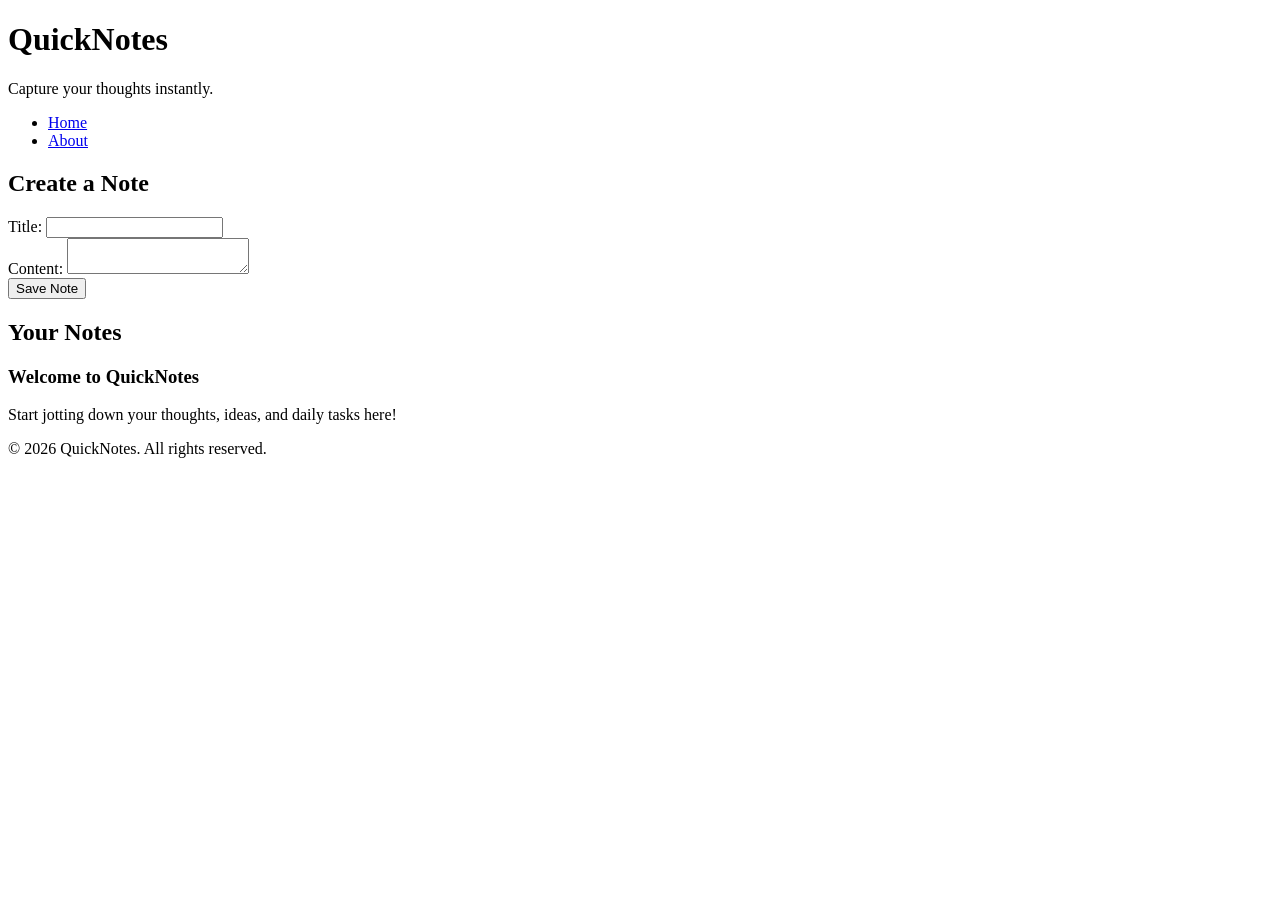
<file: day 1/index.html>
<!DOCTYPE html>
<html lang="en">

<head>
    <meta charset="UTF-8">
    <meta name="viewport" content="width=device-width, initial-scale=1.0">
    <title>QuickNotes - Home</title>
</head>

<body>
    <header>
        <h1>QuickNotes</h1>
        <p>Capture your thoughts instantly.</p>
        <nav>
            <ul>
                <li><a href="index.html">Home</a></li>
                <li><a href="about.html">About</a></li>
            </ul>
        </nav>
    </header>

    <main>
        <section id="create-note">
            <h2>Create a Note</h2>
            <form id="note-form">
                <div>
                    <label for="note-title">Title:</label>
                    <input type="text" id="note-title" name="title">
                </div>
                <div>
                    <label for="note-content">Content:</label>
                    <textarea id="note-content" name="content"></textarea>
                </div>
                <button type="submit">Save Note</button>
            </form>
        </section>

        <section id="notes-list">
            <h2>Your Notes</h2>
            <div class="note card">
                <h3>Welcome to QuickNotes</h3>
                <p>Start jotting down your thoughts, ideas, and daily tasks here!</p>
            </div>
        </section>
    </main>

    <footer>
        <p>&copy; 2026 QuickNotes. All rights reserved.</p>
    </footer>
</body>

</html>
</file>
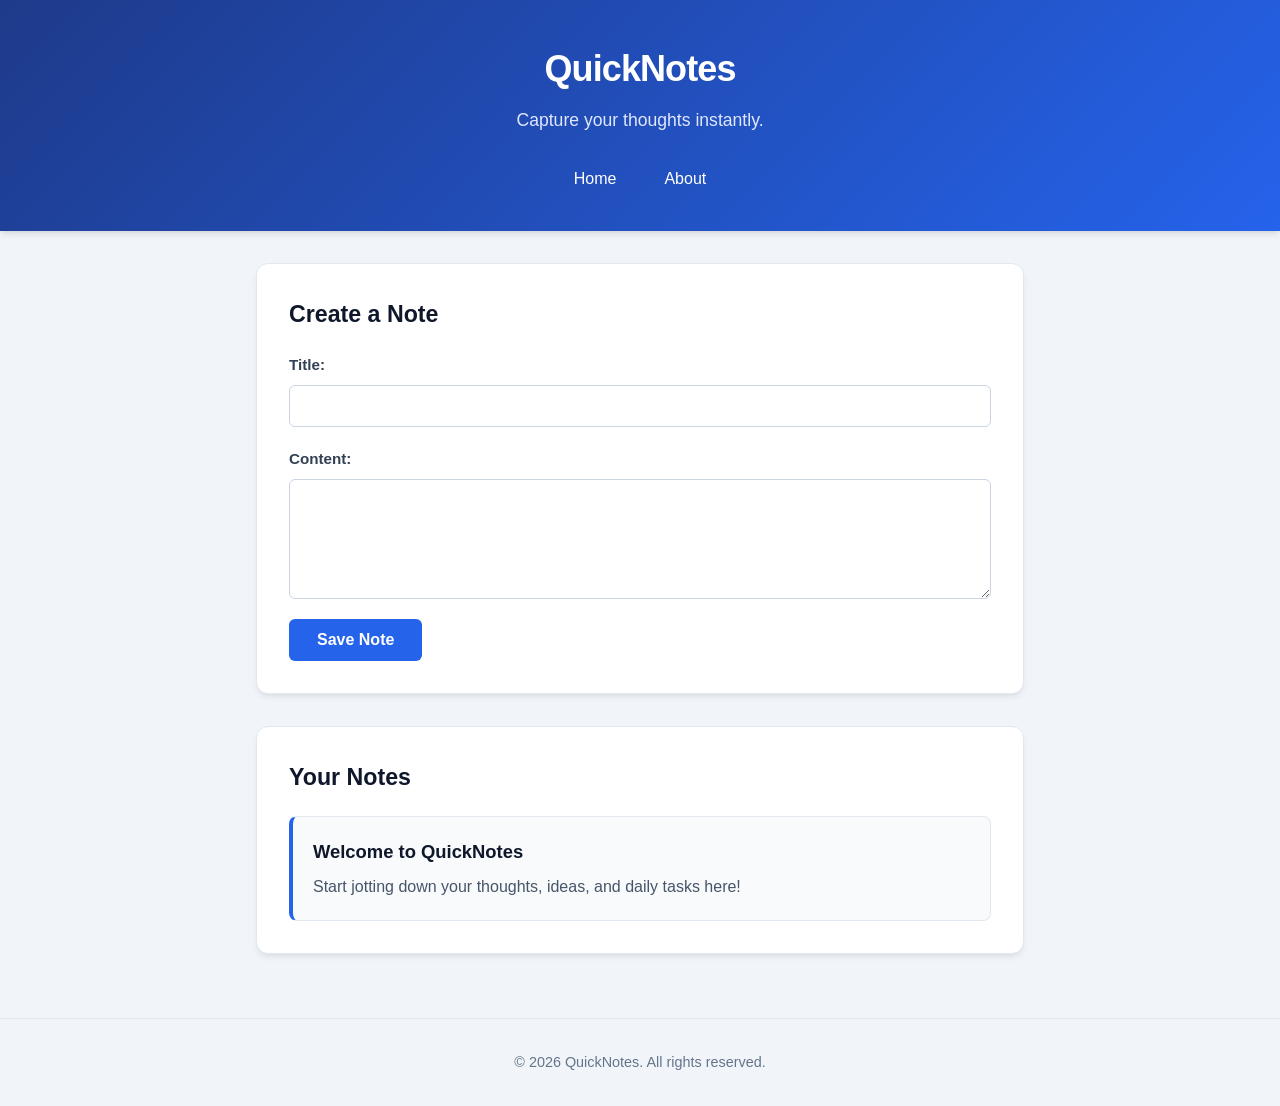
<file: day 2/index.html>
<!DOCTYPE html>
<html lang="en">

<head>
    <meta charset="UTF-8">
    <meta name="viewport" content="width=device-width, initial-scale=1.0">
    <title>QuickNotes - Home</title>
    <link rel="stylesheet" href="style.css">

</head>

<body>
    <header>
        <h1>QuickNotes</h1>
        <p>Capture your thoughts instantly.</p>
        <nav>
            <ul>
                <li><a href="index.html">Home</a></li>
                <li><a href="about.html">About</a></li>
            </ul>
        </nav>
    </header>

    <main>
        <section id="create-note">
            <h2>Create a Note</h2>
            <form id="note-form">
                <div>
                    <label for="note-title">Title:</label>
                    <input type="text" id="note-title" name="title">
                </div>
                <div>
                    <label for="note-content">Content:</label>
                    <textarea id="note-content" name="content"></textarea>
                </div>
                <button type="submit">Save Note</button>
            </form>
        </section>

        <section id="notes-list">
            <h2>Your Notes</h2>
            <div class="note card">
                <h3>Welcome to QuickNotes</h3>
                <p>Start jotting down your thoughts, ideas, and daily tasks here!</p>
            </div>
        </section>
    </main>

    <footer>
        <p>&copy; 2026 QuickNotes. All rights reserved.</p>
    </footer>
</body>

</html>
</file>
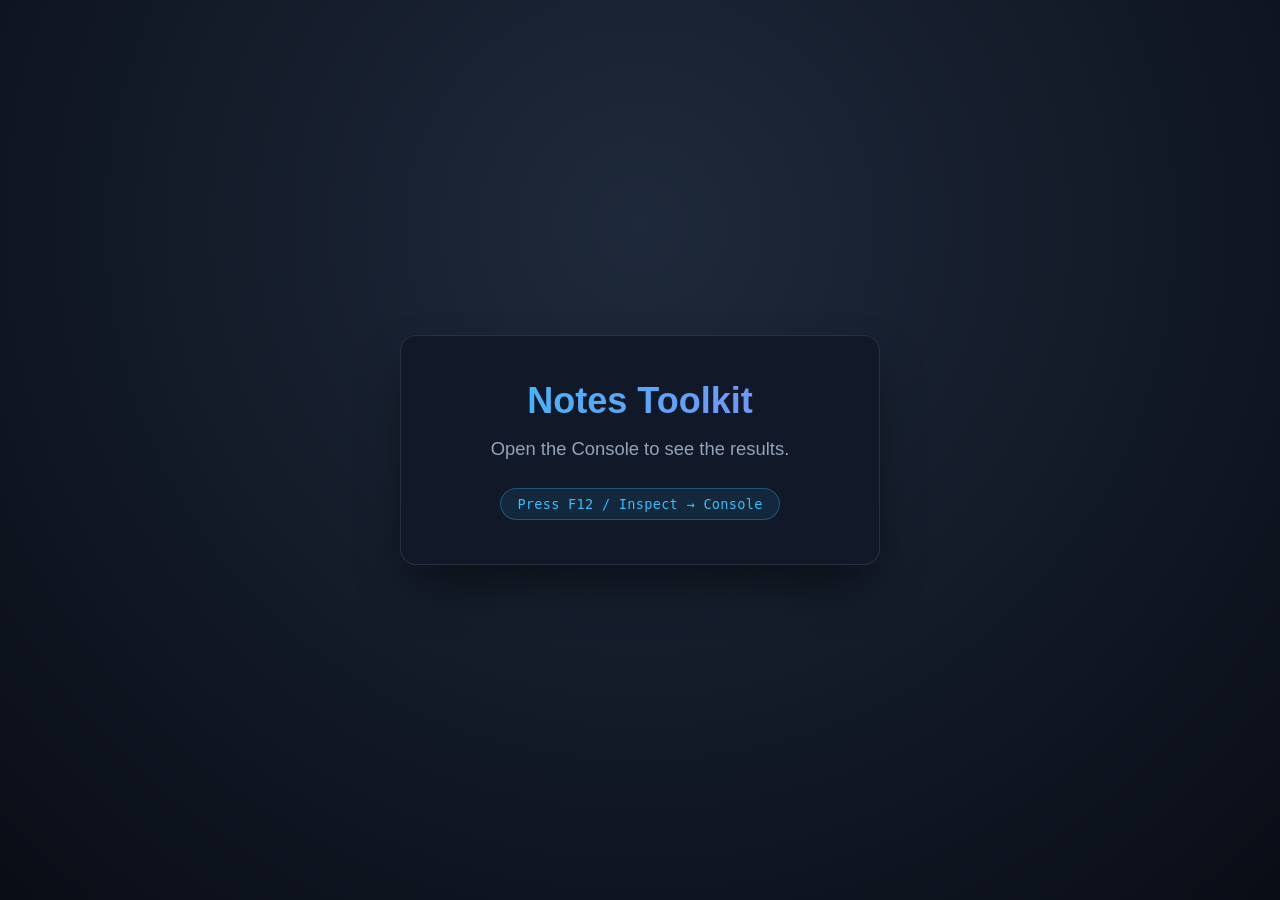
<file: day 3/index.html>
<!DOCTYPE html>
<html lang="en">
<head>
  <meta charset="UTF-8">
  <meta name="viewport" content="width=device-width, initial-scale=1.0">
  <title>Notes Toolkit</title>
  <script src="script.js" defer></script>
  <style>
    :root {
      --bg: #090d16;
      --card-bg: rgba(17, 24, 39, 0.85);
      --border: rgba(255, 255, 255, 0.1);
      --text-main: #f8fafc;
      --text-muted: #94a3b8;
      --accent: #38bdf8;
    }
    * {
      box-sizing: border-box;
      margin: 0;
      padding: 0;
    }
    body {
      font-family: -apple-system, BlinkMacSystemFont, "Segoe UI", Roboto, Oxygen, Ubuntu, Cantarell, sans-serif;
      background: radial-gradient(circle at 50% 25%, #1e293b 0%, var(--bg) 100%);
      color: var(--text-main);
      min-height: 100vh;
      display: flex;
      align-items: center;
      justify-content: center;
      padding: 1.5rem;
    }
    .card {
      background: var(--card-bg);
      border: 1px solid var(--border);
      backdrop-filter: blur(12px);
      -webkit-backdrop-filter: blur(12px);
      padding: 2.75rem 3rem;
      border-radius: 1rem;
      box-shadow: 0 25px 50px -12px rgba(0, 0, 0, 0.55);
      text-align: center;
      max-width: 480px;
      width: 100%;
    }
    h1 {
      font-size: 2.25rem;
      font-weight: 700;
      margin-bottom: 0.75rem;
      background: linear-gradient(135deg, #38bdf8 0%, #818cf8 100%);
      -webkit-background-clip: text;
      -webkit-text-fill-color: transparent;
    }
    p {
      color: var(--text-muted);
      font-size: 1.15rem;
      line-height: 1.6;
    }
    .badge {
      display: inline-block;
      margin-top: 1.5rem;
      padding: 0.45rem 1rem;
      background: rgba(56, 189, 248, 0.1);
      border: 1px solid rgba(56, 189, 248, 0.3);
      color: var(--accent);
      border-radius: 9999px;
      font-size: 0.85rem;
      font-family: ui-monospace, SFMono-Regular, Menlo, Monaco, Consolas, monospace;
      letter-spacing: 0.02em;
    }
  </style>
</head>
<body>
  <main class="card">
    <h1>Notes Toolkit</h1>
    <p>Open the Console to see the results.</p>
    <div class="badge">Press F12 / Inspect &rarr; Console</div>
  </main>
</body>
</html>
</file>
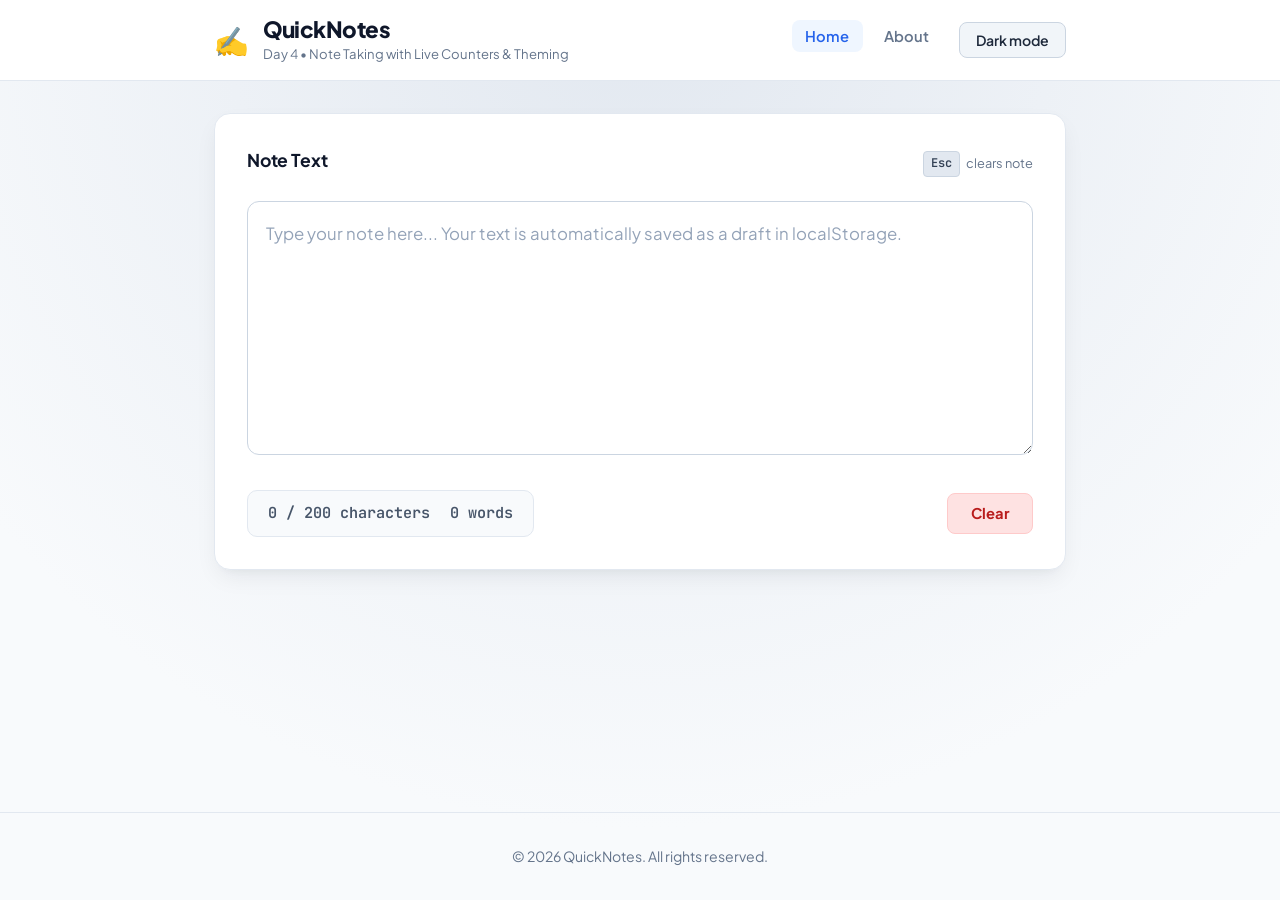
<file: day4/index.html>
<!DOCTYPE html>
<html lang="en">
<head>
  <meta charset="UTF-8">
  <meta name="viewport" content="width=device-width, initial-scale=1.0">
  <meta name="description" content="QuickNotes Day 4 - Interactive note taking with character and word counters, draft auto-save, and dark mode.">
  <title>QuickNotes - Day 4</title>
  <link rel="preconnect" href="https://fonts.googleapis.com">
  <link rel="preconnect" href="https://fonts.gstatic.com" crossorigin>
  <link href="https://fonts.googleapis.com/css2?family=Plus+Jakarta+Sans:wght@400;500;600;700;800&family=JetBrains+Mono:wght@400;500;600&display=swap" rel="stylesheet">
  <link rel="stylesheet" href="style.css">
  <script src="script.js" defer></script>
</head>
<body>
  <div class="app-layout">
    <header class="app-header">
      <div class="header-inner">
        <div class="branding">
          <div class="logo-mark" aria-hidden="true">&#9997;&#65039;</div>
          <div class="brand-text">
            <h1>QuickNotes</h1>
            <p class="tagline">Day 4 &bull; Note Taking with Live Counters & Theming</p>
          </div>
        </div>
        <nav class="nav-bar">
          <ul class="nav-links">
            <li><a href="index.html" class="active">Home</a></li>
            <li><a href="about.html">About</a></li>
          </ul>
          <button id="theme-toggle" type="button" aria-label="Toggle dark/light mode">Dark mode</button>
        </nav>
      </div>
    </header>

    <main class="main-content">
      <section class="card note-card">
        <div class="card-header">
          <div class="label-wrapper">
            <label for="note-text" class="field-label">Note Text</label>
            <span class="hint-badge"><kbd>Esc</kbd> clears note</span>
          </div>
        </div>

        <div class="textarea-wrapper">
          <textarea
            id="note-text"
            rows="8"
            placeholder="Type your note here... Your text is automatically saved as a draft in localStorage."
            spellcheck="true"
          ></textarea>
        </div>

        <div class="card-footer">
          <div class="counters-box">
            <p id="char-count">0 / 200 characters</p>
            <p id="word-count">0 words</p>
          </div>

          <div class="actions-box">
            <button id="clear-btn" type="button">Clear</button>
          </div>
        </div>
      </section>
    </main>

    <footer class="app-footer">
      <p>&copy; 2026 QuickNotes. All rights reserved.</p>
    </footer>
  </div>
</body>
</html>
</file>
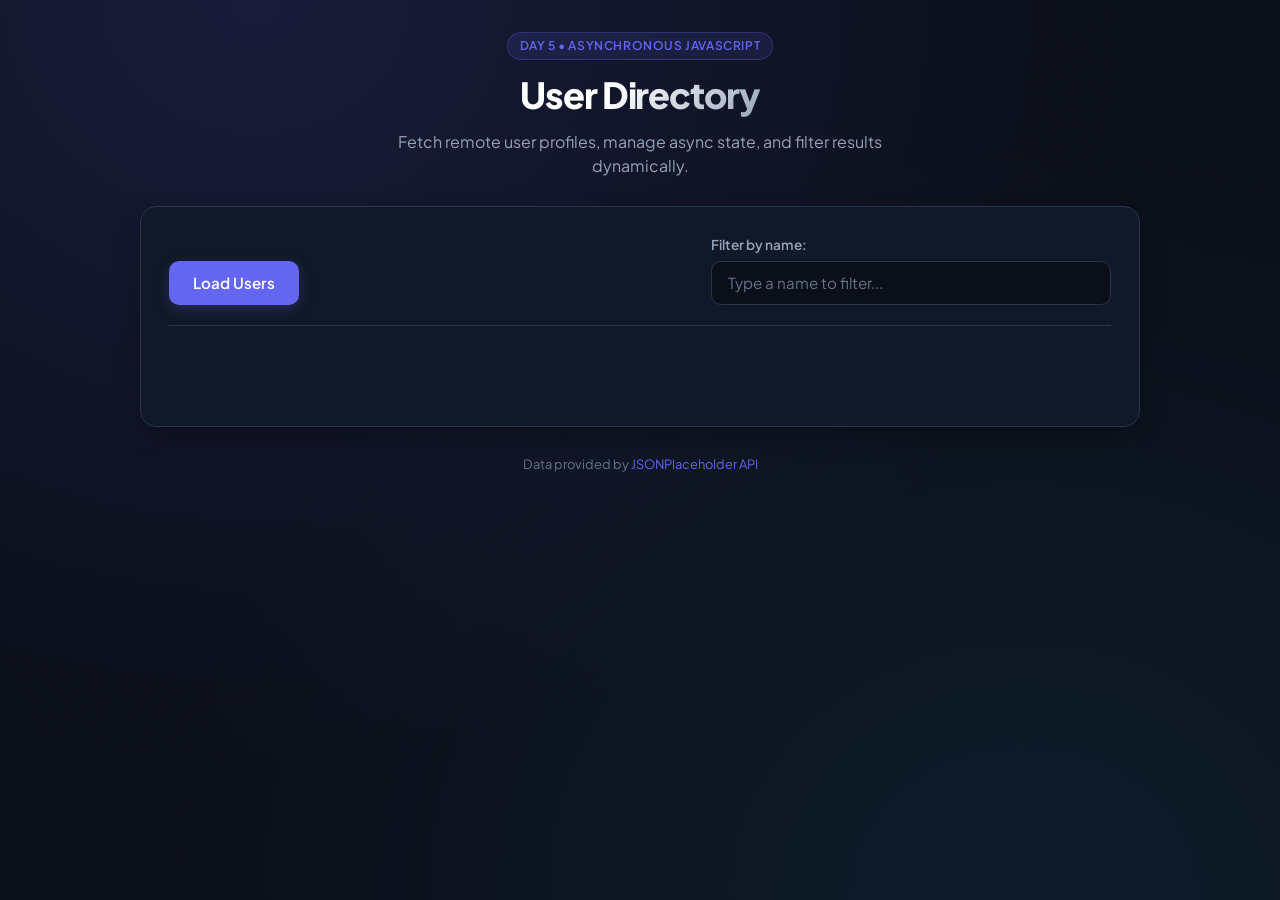
<file: day5/index.html>
<!DOCTYPE html>
<html lang="en">
<head>
  <meta charset="UTF-8">
  <meta name="viewport" content="width=device-width, initial-scale=1.0">
  <meta name="description" content="Day 5 - Asynchronous User Directory: Fetch and display users from JSONPlaceholder with client-side name filtering, accessible UI, and live status feedback.">
  <title>User Directory - Day 5 Async API</title>
  <link rel="preconnect" href="https://fonts.googleapis.com">
  <link rel="preconnect" href="https://fonts.gstatic.com" crossorigin>
  <link href="https://fonts.googleapis.com/css2?family=Plus+Jakarta+Sans:wght@400;500;600;700;800&family=JetBrains+Mono:wght@400;500;600&display=swap" rel="stylesheet">
  <link rel="stylesheet" href="style.css">
  <script src="users.js" defer></script>
</head>
<body>
  <div class="app-layout">
    <header class="app-header">
      <div class="header-badge">Day 5 &bull; Asynchronous JavaScript</div>
      <h1 class="header-title">User Directory</h1>
      <p class="header-subtitle">Fetch remote user profiles, manage async state, and filter results dynamically.</p>
    </header>

    <main class="app-card">
      <div class="controls-toolbar">
        <button id="load-users" type="button">Load Users</button>
        <div class="filter-field">
          <label for="filter-input">Filter by name:</label>
          <input
            type="text"
            id="filter-input"
            placeholder="Type a name to filter..."
            autocomplete="off"
            spellcheck="false"
          >
        </div>
      </div>

      <div class="status-container">
        <p id="status"></p>
      </div>

      <section class="results-section">
        <ul id="users-list"></ul>
      </section>
    </main>

    <footer class="app-footer">
      <p>Data provided by <a href="https://jsonplaceholder.typicode.com/" target="_blank" rel="noopener noreferrer">JSONPlaceholder API</a></p>
    </footer>
  </div>
</body>
</html>
</file>
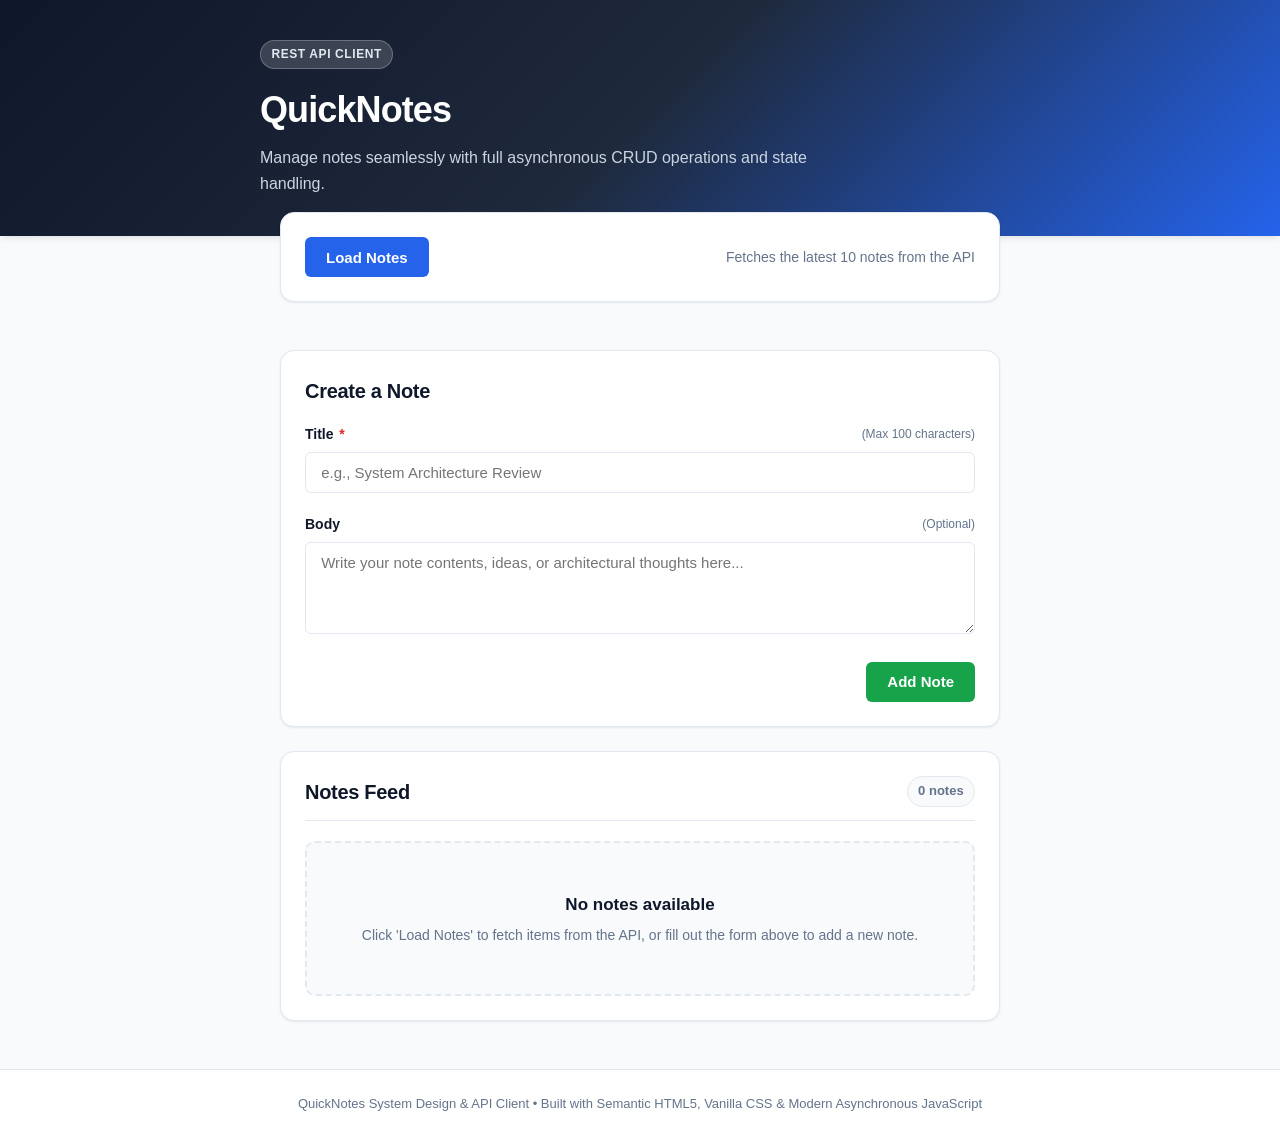
<file: quicknotes-system-design/index.html>
<!DOCTYPE html>
<html lang="en">
<head>
  <meta charset="UTF-8">
  <meta name="viewport" content="width=device-width, initial-scale=1.0">
  <title>QuickNotes - API Client & System Design</title>
  <link rel="stylesheet" href="style.css">
  <script src="api.js" defer></script>
</head>
<body>
  <!-- Application Header -->
  <header class="app-header">
    <div class="header-container">
      <div class="branding">
        <span class="brand-badge">REST API Client</span>
        <h1 class="brand-title">QuickNotes</h1>
        <p class="brand-subtitle">Manage notes seamlessly with full asynchronous CRUD operations and state handling.</p>
      </div>
    </div>
  </header>

  <!-- Main Content Container -->
  <main class="main-container">
    <!-- Action Bar: Load Notes -->
    <section class="action-card" aria-labelledby="actions-heading">
      <h2 id="actions-heading" class="sr-only">Actions</h2>
      <div class="action-bar">
        <button type="button" id="load-btn" class="btn btn-primary">
          <span class="btn-text">Load Notes</span>
        </button>
        <span class="action-hint">Fetches the latest 10 notes from the API</span>
      </div>
    </section>

    <!-- Global Status Message (Loading, Success, Error) -->
    <section class="status-section" aria-live="polite" aria-atomic="true">
      <p id="status"></p>
    </section>

    <!-- Create Note Form -->
    <section class="form-card" aria-labelledby="form-heading">
      <h2 id="form-heading" class="card-title">Create a Note</h2>
      <form id="note-form" novalidate>
        <div class="form-group">
          <label for="title-input" class="form-label">
            Title <span class="required" aria-hidden="true">*</span>
            <span class="char-limit">(Max 100 characters)</span>
          </label>
          <input 
            type="text" 
            id="title-input" 
            name="title" 
            class="form-control" 
            placeholder="e.g., System Architecture Review"
            maxlength="100"
            required
            autocomplete="off"
          >
        </div>

        <div class="form-group">
          <label for="body-input" class="form-label">
            Body <span class="optional">(Optional)</span>
          </label>
          <textarea 
            id="body-input" 
            name="body" 
            class="form-control textarea-control" 
            rows="4" 
            placeholder="Write your note contents, ideas, or architectural thoughts here..."
          ></textarea>
        </div>

        <div class="form-actions">
          <button type="submit" id="submit-btn" class="btn btn-success">
            <span class="btn-text">Add Note</span>
          </button>
        </div>
      </form>
    </section>

    <!-- Notes List Display -->
    <section class="notes-section" aria-labelledby="notes-heading">
      <div class="section-header">
        <h2 id="notes-heading" class="card-title">Notes Feed</h2>
        <span id="notes-counter" class="notes-counter">0 notes</span>
      </div>
      <ul id="notes-list" class="notes-list"></ul>
    </section>
  </main>

  <!-- Application Footer -->
  <footer class="app-footer">
    <div class="footer-container">
      <p>QuickNotes System Design & API Client &bull; Built with Semantic HTML5, Vanilla CSS &amp; Modern Asynchronous JavaScript</p>
    </div>
  </footer>
</body>
</html>
</file>
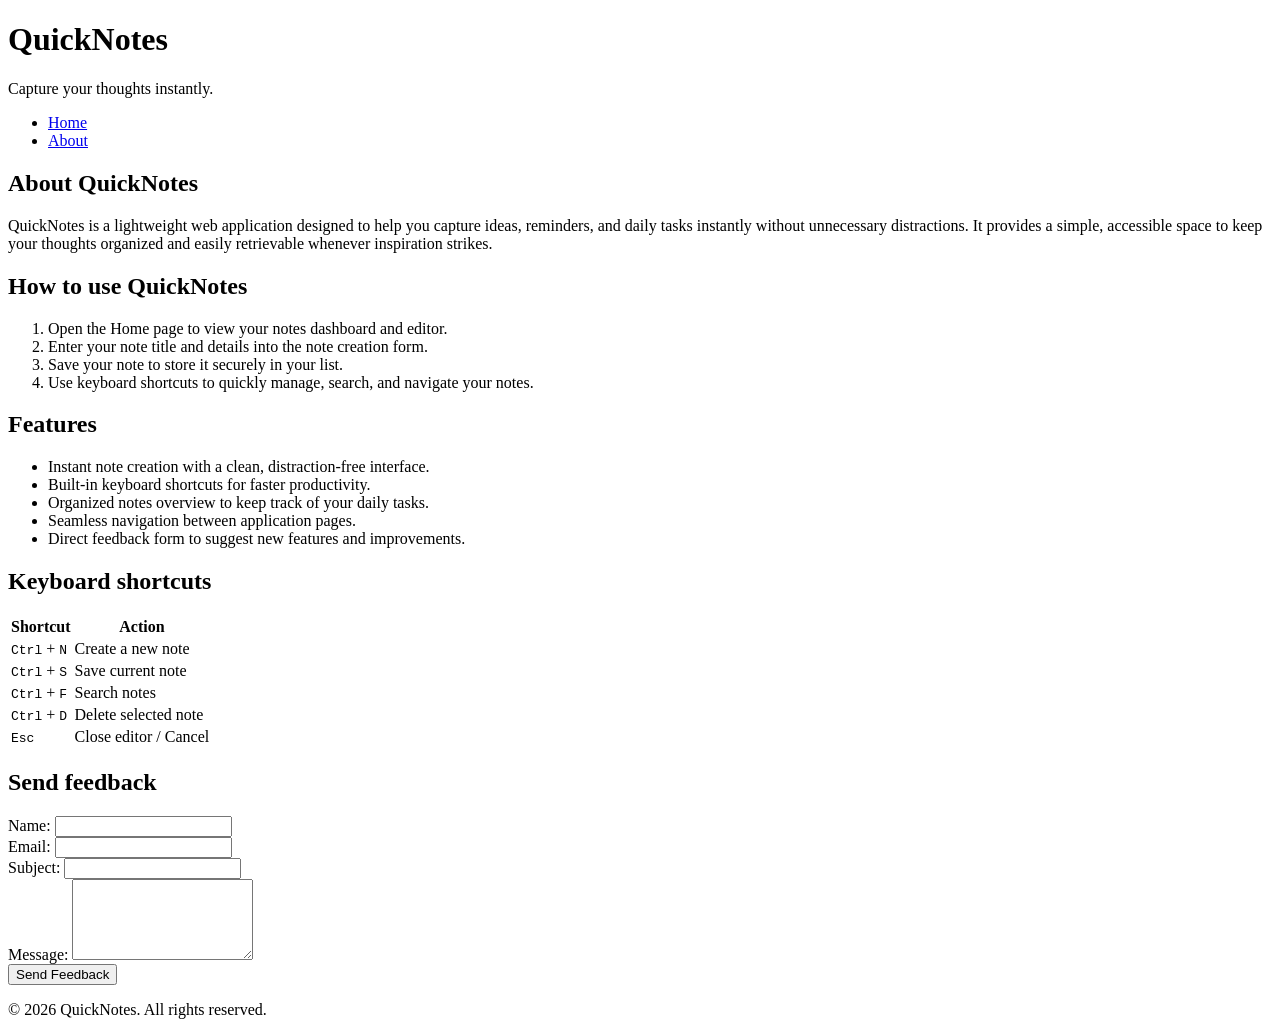
<file: day 1/about.html>
<!DOCTYPE html>
<html lang="en">

<head>
    <meta charset="UTF-8">
    <meta name="viewport" content="width=device-width, initial-scale=1.0">
    <title>QuickNotes - About</title>
</head>

<body>
    <header>
        <h1>QuickNotes</h1>
        <p>Capture your thoughts instantly.</p>
        <nav>
            <ul>
                <li><a href="index.html">Home</a></li>
                <li><a href="about.html">About</a></li>
            </ul>
        </nav>
    </header>

    <main>
        <section id="about-intro">
            <h1>About QuickNotes</h1>
            <p>QuickNotes is a lightweight web application designed to help you capture ideas, reminders, and daily
                tasks instantly without unnecessary distractions. It provides a simple, accessible space to keep your
                thoughts organized and easily retrievable whenever inspiration strikes.</p>
        </section>

        <section id="how-to-use">
            <h2>How to use QuickNotes</h2>
            <ol>
                <li>Open the Home page to view your notes dashboard and editor.</li>
                <li>Enter your note title and details into the note creation form.</li>
                <li>Save your note to store it securely in your list.</li>
                <li>Use keyboard shortcuts to quickly manage, search, and navigate your notes.</li>
            </ol>
        </section>

        <section id="features">
            <h2>Features</h2>
            <ul>
                <li>Instant note creation with a clean, distraction-free interface.</li>
                <li>Built-in keyboard shortcuts for faster productivity.</li>
                <li>Organized notes overview to keep track of your daily tasks.</li>
                <li>Seamless navigation between application pages.</li>
                <li>Direct feedback form to suggest new features and improvements.</li>
            </ul>
        </section>

        <section id="keyboard-shortcuts">
            <h2>Keyboard shortcuts</h2>
            <table>
                <thead>
                    <tr>
                        <th>Shortcut</th>
                        <th>Action</th>
                    </tr>
                </thead>
                <tbody>
                    <tr>
                        <td><kbd>Ctrl</kbd> + <kbd>N</kbd></td>
                        <td>Create a new note</td>
                    </tr>
                    <tr>
                        <td><kbd>Ctrl</kbd> + <kbd>S</kbd></td>
                        <td>Save current note</td>
                    </tr>
                    <tr>
                        <td><kbd>Ctrl</kbd> + <kbd>F</kbd></td>
                        <td>Search notes</td>
                    </tr>
                    <tr>
                        <td><kbd>Ctrl</kbd> + <kbd>D</kbd></td>
                        <td>Delete selected note</td>
                    </tr>
                    <tr>
                        <td><kbd>Esc</kbd></td>
                        <td>Close editor / Cancel</td>
                    </tr>
                </tbody>
            </table>
        </section>

        <section id="send-feedback">
            <h2>Send feedback</h2>
            <form id="feedback-form" action="#" method="post">
                <div>
                    <label for="name">Name:</label>
                    <input type="text" id="name" name="name" required>
                </div>
                <div>
                    <label for="email">Email:</label>
                    <input type="email" id="email" name="email" required>
                </div>
                <div>
                    <label for="subject">Subject:</label>
                    <input type="text" id="subject" name="subject" required>
                </div>
                <div>
                    <label for="message">Message:</label>
                    <textarea id="message" name="message" rows="5" required></textarea>
                </div>
                <button type="submit" id="submit-feedback">Send Feedback</button>
            </form>
        </section>
    </main>

    <footer>
        <p>&copy; 2026 QuickNotes. All rights reserved.</p>
    </footer>
</body>

</html>
</file>
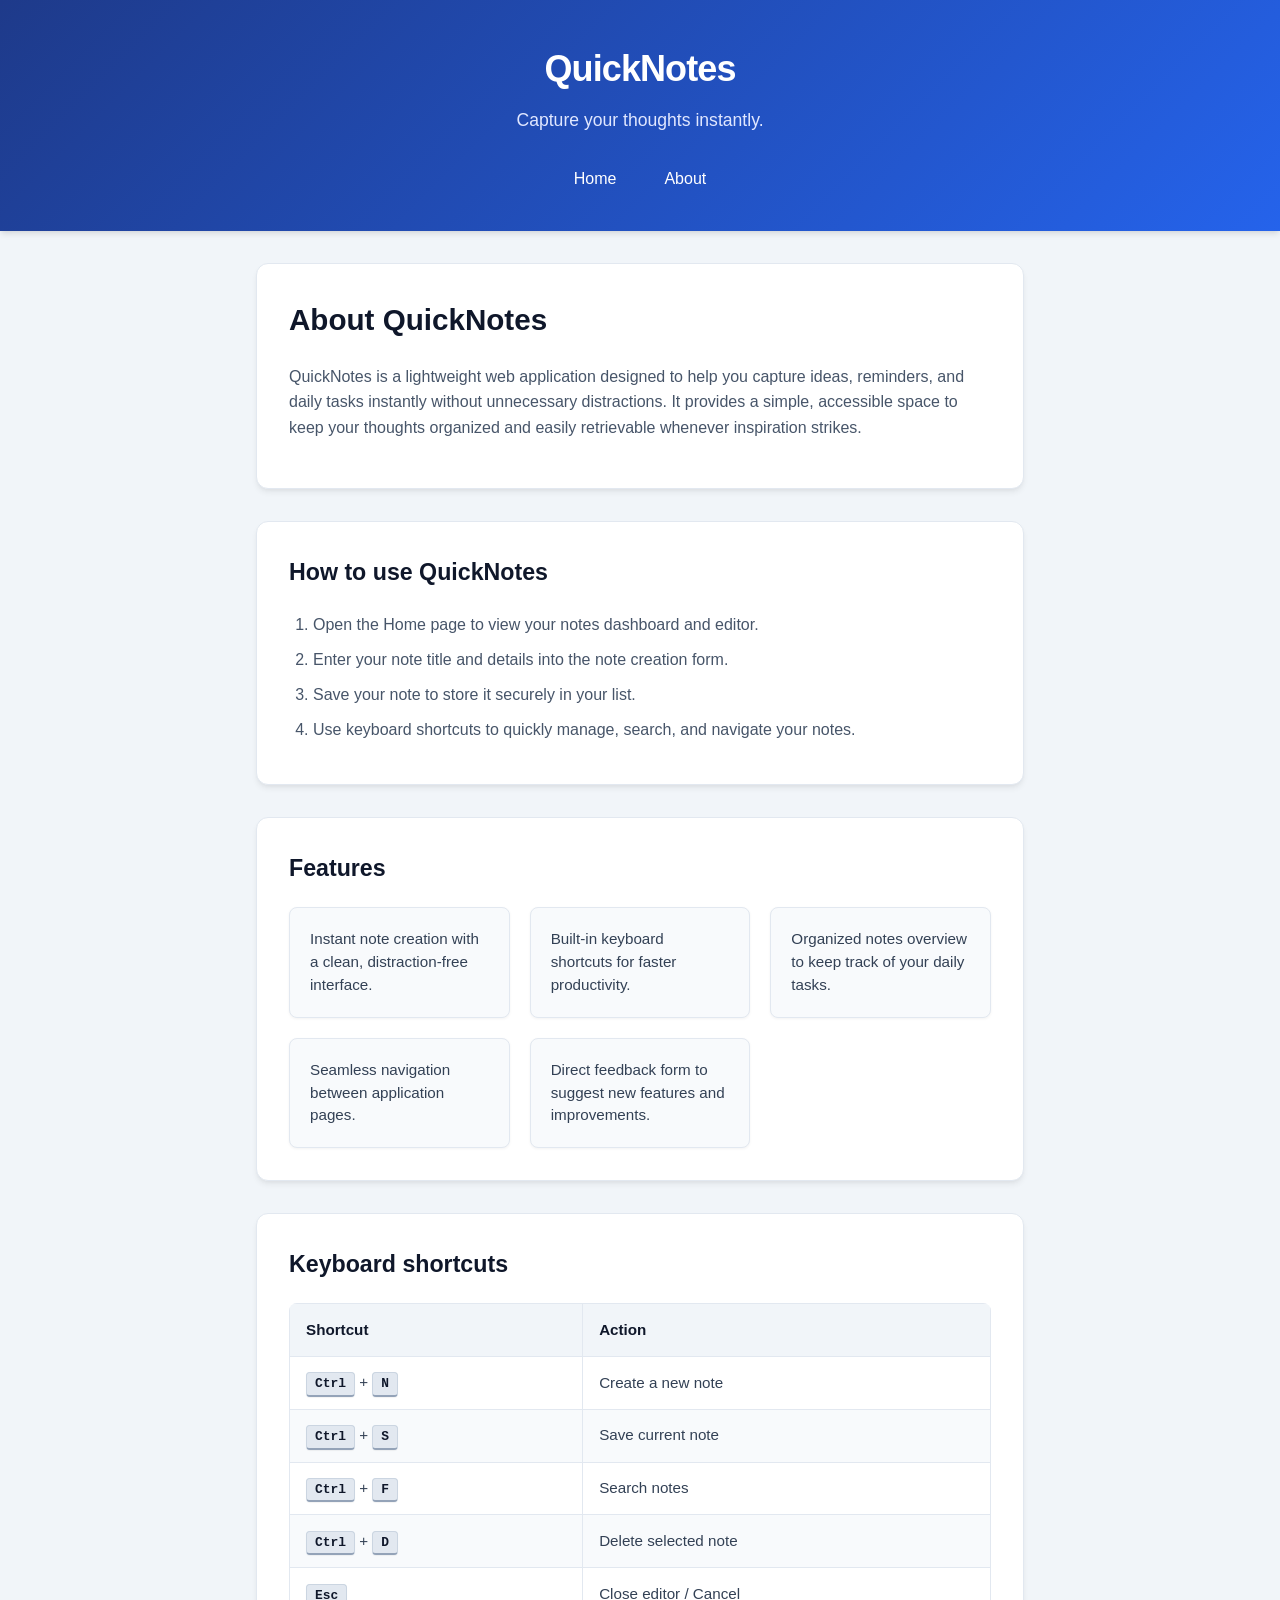
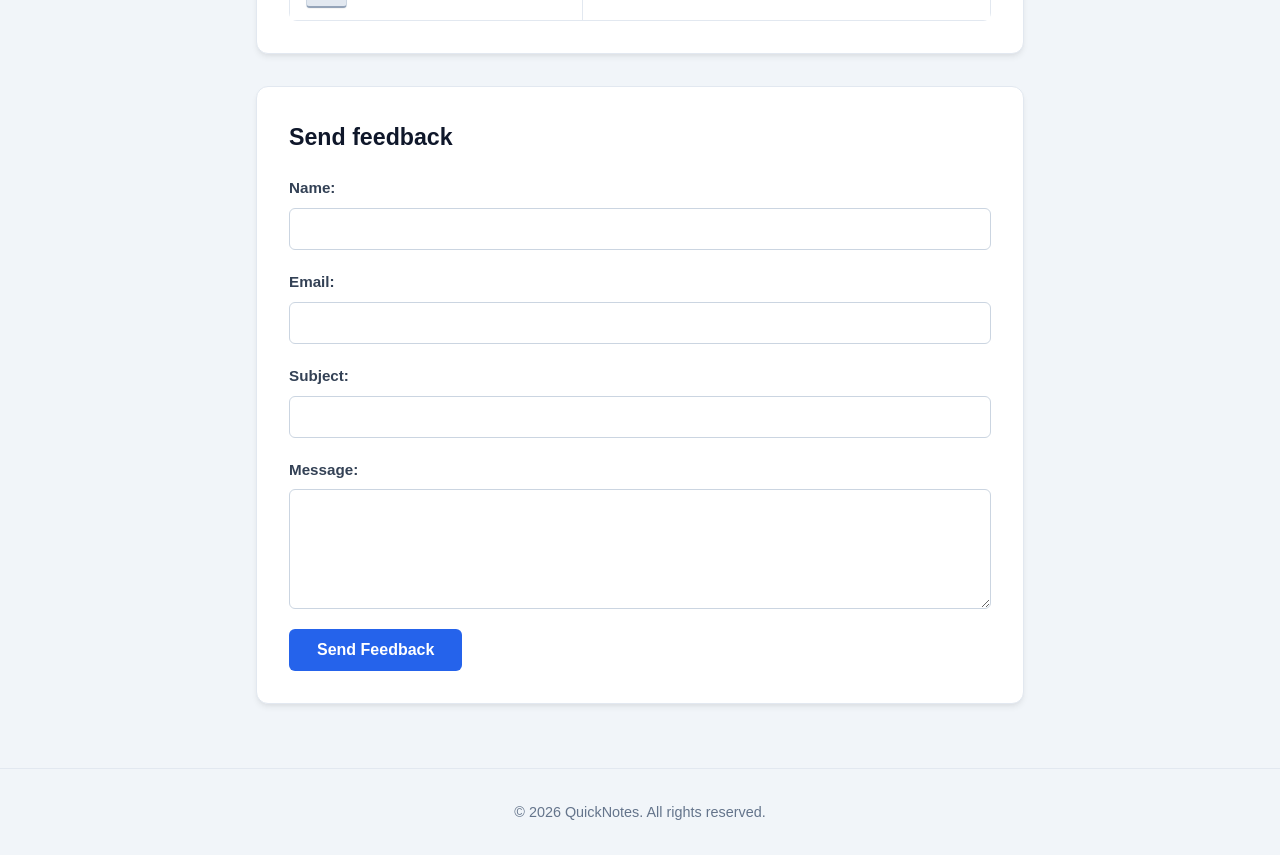
<file: day 2/about.html>
<!DOCTYPE html>
<html lang="en">

<head>
    <meta charset="UTF-8">
    <meta name="viewport" content="width=device-width, initial-scale=1.0">
    <title>QuickNotes - About</title>
    <link rel="stylesheet" href="style.css">
</head>

<body>
    <header>
        <h1>QuickNotes</h1>
        <p>Capture your thoughts instantly.</p>
        <nav>
            <ul>
                <li><a href="index.html">Home</a></li>
                <li><a href="about.html">About</a></li>
            </ul>
        </nav>
    </header>

    <main>
        <section id="about-intro">
            <h1>About QuickNotes</h1>
            <p>QuickNotes is a lightweight web application designed to help you capture ideas, reminders, and daily
                tasks instantly without unnecessary distractions. It provides a simple, accessible space to keep your
                thoughts organized and easily retrievable whenever inspiration strikes.</p>
        </section>

        <section id="how-to-use">
            <h2>How to use QuickNotes</h2>
            <ol>
                <li>Open the Home page to view your notes dashboard and editor.</li>
                <li>Enter your note title and details into the note creation form.</li>
                <li>Save your note to store it securely in your list.</li>
                <li>Use keyboard shortcuts to quickly manage, search, and navigate your notes.</li>
            </ol>
        </section>

        <section id="features">
            <h2>Features</h2>
            <ul>
                <li>Instant note creation with a clean, distraction-free interface.</li>
                <li>Built-in keyboard shortcuts for faster productivity.</li>
                <li>Organized notes overview to keep track of your daily tasks.</li>
                <li>Seamless navigation between application pages.</li>
                <li>Direct feedback form to suggest new features and improvements.</li>
            </ul>
        </section>

        <section id="keyboard-shortcuts">
            <h2>Keyboard shortcuts</h2>
            <table>
                <thead>
                    <tr>
                        <th>Shortcut</th>
                        <th>Action</th>
                    </tr>
                </thead>
                <tbody>
                    <tr>
                        <td><kbd>Ctrl</kbd> + <kbd>N</kbd></td>
                        <td>Create a new note</td>
                    </tr>
                    <tr>
                        <td><kbd>Ctrl</kbd> + <kbd>S</kbd></td>
                        <td>Save current note</td>
                    </tr>
                    <tr>
                        <td><kbd>Ctrl</kbd> + <kbd>F</kbd></td>
                        <td>Search notes</td>
                    </tr>
                    <tr>
                        <td><kbd>Ctrl</kbd> + <kbd>D</kbd></td>
                        <td>Delete selected note</td>
                    </tr>
                    <tr>
                        <td><kbd>Esc</kbd></td>
                        <td>Close editor / Cancel</td>
                    </tr>
                </tbody>
            </table>
        </section>

        <section id="send-feedback">
            <h2>Send feedback</h2>
            <form id="feedback-form" action="#" method="post">
                <div>
                    <label for="name">Name:</label>
                    <input type="text" id="name" name="name" required>
                </div>
                <div>
                    <label for="email">Email:</label>
                    <input type="email" id="email" name="email" required>
                </div>
                <div>
                    <label for="subject">Subject:</label>
                    <input type="text" id="subject" name="subject" required>
                </div>
                <div>
                    <label for="message">Message:</label>
                    <textarea id="message" name="message" rows="5" required></textarea>
                </div>
                <button type="submit" id="submit-feedback">Send Feedback</button>
            </form>
        </section>
    </main>

    <footer>
        <p>&copy; 2026 QuickNotes. All rights reserved.</p>
    </footer>
</body>

</html>
</file>
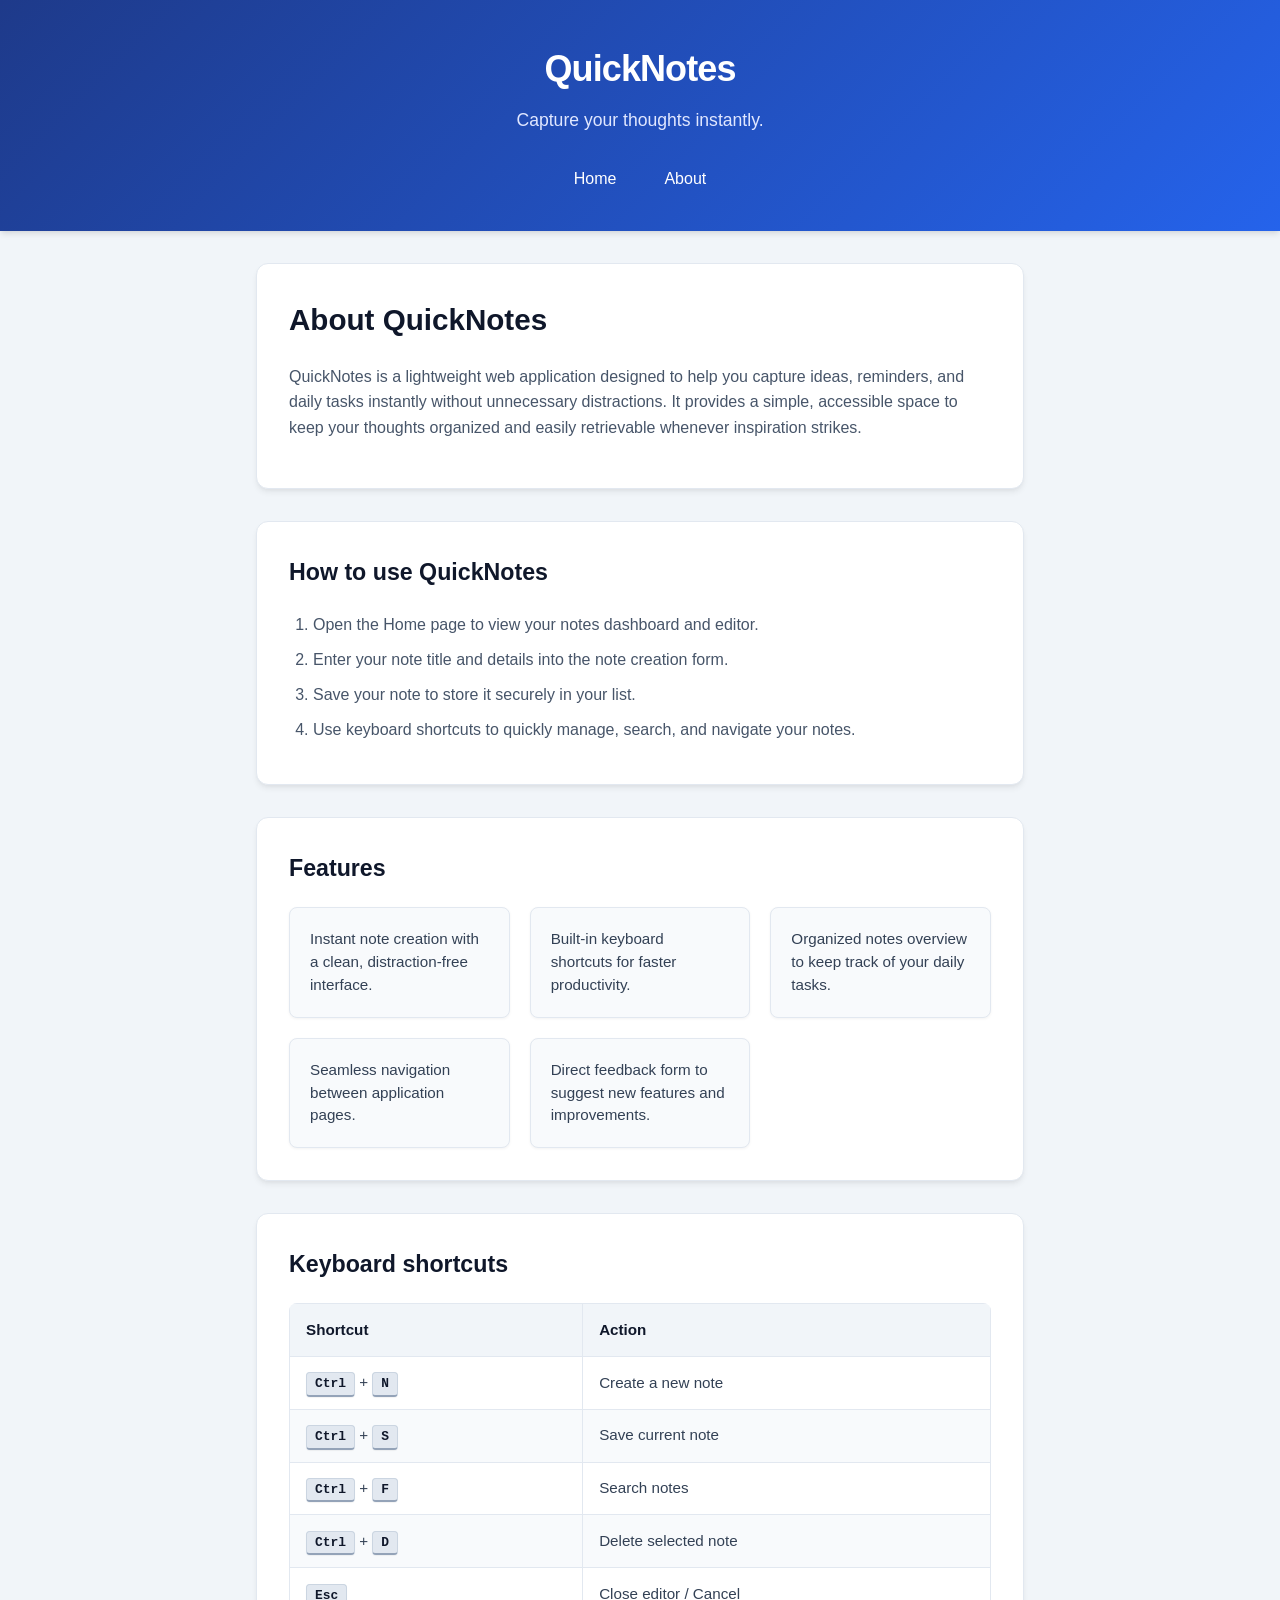
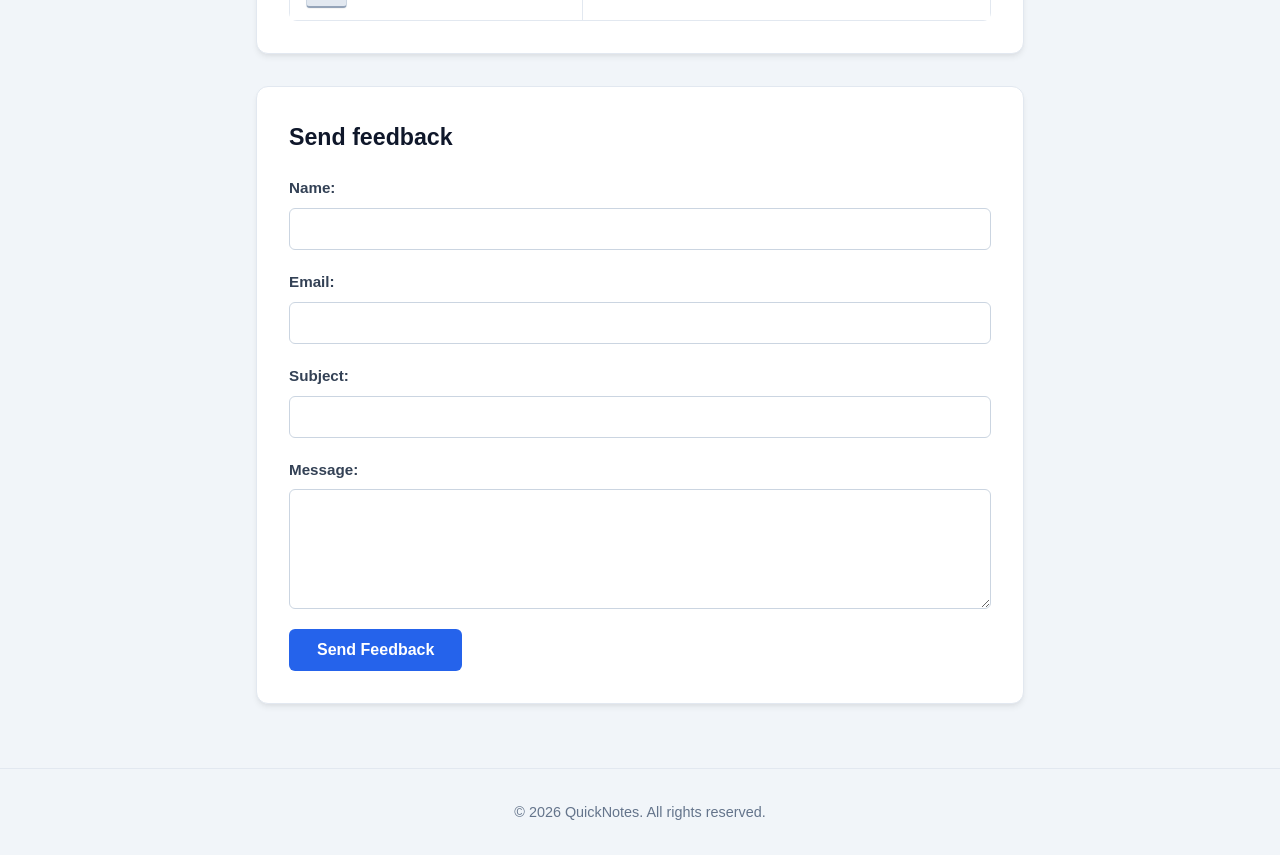
<file: day 3/about.html>
<!DOCTYPE html>
<html lang="en">

<head>
    <meta charset="UTF-8">
    <meta name="viewport" content="width=device-width, initial-scale=1.0">
    <title>QuickNotes - About</title>
    <link rel="stylesheet" href="style.css">
</head>

<body>
    <header>
        <h1>QuickNotes</h1>
        <p>Capture your thoughts instantly.</p>
        <nav>
            <ul>
                <li><a href="index.html">Home</a></li>
                <li><a href="about.html">About</a></li>
            </ul>
        </nav>
    </header>

    <main>
        <section id="about-intro">
            <h1>About QuickNotes</h1>
            <p>QuickNotes is a lightweight web application designed to help you capture ideas, reminders, and daily
                tasks instantly without unnecessary distractions. It provides a simple, accessible space to keep your
                thoughts organized and easily retrievable whenever inspiration strikes.</p>
        </section>

        <section id="how-to-use">
            <h2>How to use QuickNotes</h2>
            <ol>
                <li>Open the Home page to view your notes dashboard and editor.</li>
                <li>Enter your note title and details into the note creation form.</li>
                <li>Save your note to store it securely in your list.</li>
                <li>Use keyboard shortcuts to quickly manage, search, and navigate your notes.</li>
            </ol>
        </section>

        <section id="features">
            <h2>Features</h2>
            <ul>
                <li>Instant note creation with a clean, distraction-free interface.</li>
                <li>Built-in keyboard shortcuts for faster productivity.</li>
                <li>Organized notes overview to keep track of your daily tasks.</li>
                <li>Seamless navigation between application pages.</li>
                <li>Direct feedback form to suggest new features and improvements.</li>
            </ul>
        </section>

        <section id="keyboard-shortcuts">
            <h2>Keyboard shortcuts</h2>
            <table>
                <thead>
                    <tr>
                        <th>Shortcut</th>
                        <th>Action</th>
                    </tr>
                </thead>
                <tbody>
                    <tr>
                        <td><kbd>Ctrl</kbd> + <kbd>N</kbd></td>
                        <td>Create a new note</td>
                    </tr>
                    <tr>
                        <td><kbd>Ctrl</kbd> + <kbd>S</kbd></td>
                        <td>Save current note</td>
                    </tr>
                    <tr>
                        <td><kbd>Ctrl</kbd> + <kbd>F</kbd></td>
                        <td>Search notes</td>
                    </tr>
                    <tr>
                        <td><kbd>Ctrl</kbd> + <kbd>D</kbd></td>
                        <td>Delete selected note</td>
                    </tr>
                    <tr>
                        <td><kbd>Esc</kbd></td>
                        <td>Close editor / Cancel</td>
                    </tr>
                </tbody>
            </table>
        </section>

        <section id="send-feedback">
            <h2>Send feedback</h2>
            <form id="feedback-form" action="#" method="post">
                <div>
                    <label for="name">Name:</label>
                    <input type="text" id="name" name="name" required>
                </div>
                <div>
                    <label for="email">Email:</label>
                    <input type="email" id="email" name="email" required>
                </div>
                <div>
                    <label for="subject">Subject:</label>
                    <input type="text" id="subject" name="subject" required>
                </div>
                <div>
                    <label for="message">Message:</label>
                    <textarea id="message" name="message" rows="5" required></textarea>
                </div>
                <button type="submit" id="submit-feedback">Send Feedback</button>
            </form>
        </section>
    </main>

    <footer>
        <p>&copy; 2026 QuickNotes. All rights reserved.</p>
    </footer>
</body>

</html>
</file>
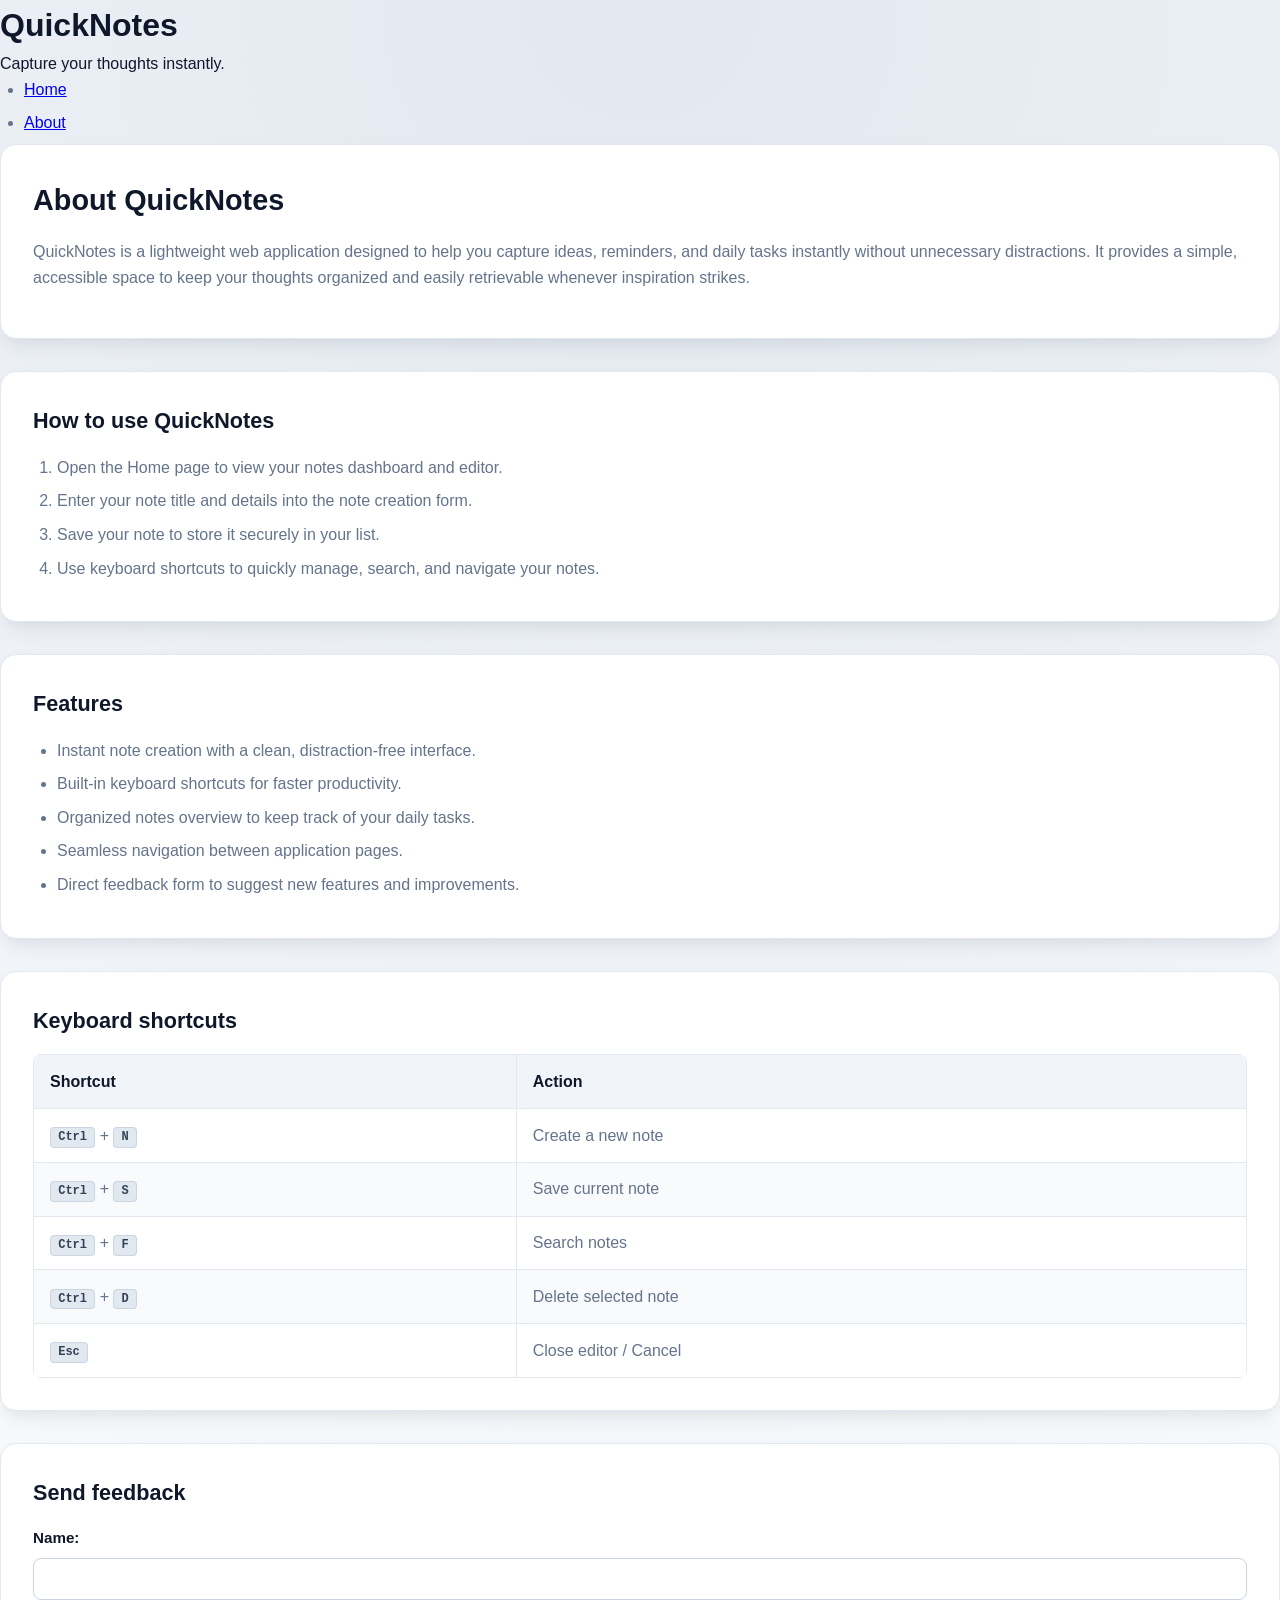
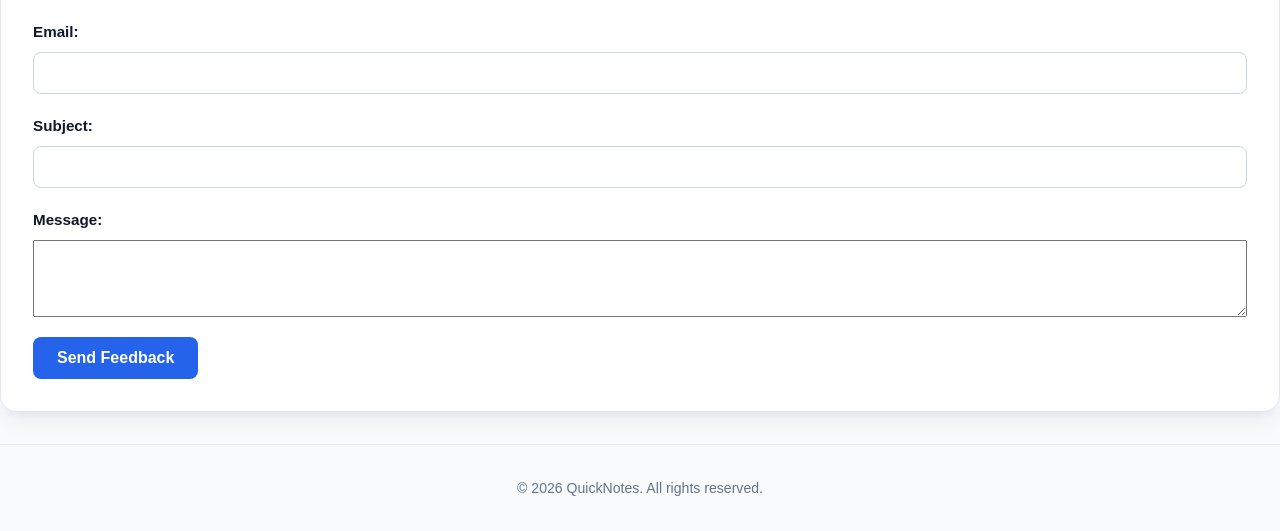
<file: day4/about.html>
<!DOCTYPE html>
<html lang="en">

<head>
    <meta charset="UTF-8">
    <meta name="viewport" content="width=device-width, initial-scale=1.0">
    <title>QuickNotes - About</title>
    <link rel="stylesheet" href="style.css">
</head>

<body>
    <header>
        <h1>QuickNotes</h1>
        <p>Capture your thoughts instantly.</p>
        <nav>
            <ul>
                <li><a href="index.html">Home</a></li>
                <li><a href="about.html">About</a></li>
            </ul>
        </nav>
    </header>

    <main>
        <section id="about-intro">
            <h1>About QuickNotes</h1>
            <p>QuickNotes is a lightweight web application designed to help you capture ideas, reminders, and daily
                tasks instantly without unnecessary distractions. It provides a simple, accessible space to keep your
                thoughts organized and easily retrievable whenever inspiration strikes.</p>
        </section>

        <section id="how-to-use">
            <h2>How to use QuickNotes</h2>
            <ol>
                <li>Open the Home page to view your notes dashboard and editor.</li>
                <li>Enter your note title and details into the note creation form.</li>
                <li>Save your note to store it securely in your list.</li>
                <li>Use keyboard shortcuts to quickly manage, search, and navigate your notes.</li>
            </ol>
        </section>

        <section id="features">
            <h2>Features</h2>
            <ul>
                <li>Instant note creation with a clean, distraction-free interface.</li>
                <li>Built-in keyboard shortcuts for faster productivity.</li>
                <li>Organized notes overview to keep track of your daily tasks.</li>
                <li>Seamless navigation between application pages.</li>
                <li>Direct feedback form to suggest new features and improvements.</li>
            </ul>
        </section>

        <section id="keyboard-shortcuts">
            <h2>Keyboard shortcuts</h2>
            <table>
                <thead>
                    <tr>
                        <th>Shortcut</th>
                        <th>Action</th>
                    </tr>
                </thead>
                <tbody>
                    <tr>
                        <td><kbd>Ctrl</kbd> + <kbd>N</kbd></td>
                        <td>Create a new note</td>
                    </tr>
                    <tr>
                        <td><kbd>Ctrl</kbd> + <kbd>S</kbd></td>
                        <td>Save current note</td>
                    </tr>
                    <tr>
                        <td><kbd>Ctrl</kbd> + <kbd>F</kbd></td>
                        <td>Search notes</td>
                    </tr>
                    <tr>
                        <td><kbd>Ctrl</kbd> + <kbd>D</kbd></td>
                        <td>Delete selected note</td>
                    </tr>
                    <tr>
                        <td><kbd>Esc</kbd></td>
                        <td>Close editor / Cancel</td>
                    </tr>
                </tbody>
            </table>
        </section>

        <section id="send-feedback">
            <h2>Send feedback</h2>
            <form id="feedback-form" action="#" method="post">
                <div>
                    <label for="name">Name:</label>
                    <input type="text" id="name" name="name" required>
                </div>
                <div>
                    <label for="email">Email:</label>
                    <input type="email" id="email" name="email" required>
                </div>
                <div>
                    <label for="subject">Subject:</label>
                    <input type="text" id="subject" name="subject" required>
                </div>
                <div>
                    <label for="message">Message:</label>
                    <textarea id="message" name="message" rows="5" required></textarea>
                </div>
                <button type="submit" id="submit-feedback">Send Feedback</button>
            </form>
        </section>
    </main>

    <footer>
        <p>&copy; 2026 QuickNotes. All rights reserved.</p>
    </footer>
</body>

</html>
</file>
<file: day 2/style.css>
/* ==========================================================================
   QuickNotes - Shared Stylesheet (Day 2)
   ========================================================================== */

/* 1. Box-sizing reset and base setup */
*,
*::before,
*::after {
    box-sizing: border-box;
    margin: 0;
    padding: 0;
}

/* Base Body Styles */
body {
    font-family: -apple-system, BlinkMacSystemFont, 'Segoe UI', Roboto, Helvetica, Arial, sans-serif;
    line-height: 1.6;
    background-color: #f1f5f9;
    color: #1e293b;
    min-height: 100vh;
    display: flex;
    flex-direction: column;
}

/* 2. Header Styles */
header {
    background: linear-gradient(135deg, #1e3a8a 0%, #2563eb 100%);
    color: #ffffff;
    text-align: center;
    padding: 2.5rem 1.5rem 2rem;
    box-shadow: 0 4px 6px -1px rgba(0, 0, 0, 0.1), 0 2px 4px -2px rgba(0, 0, 0, 0.05);
}

header h1 {
    font-size: 2.25rem;
    font-weight: 700;
    letter-spacing: -0.025em;
    margin-bottom: 0.5rem;
}

header p {
    font-size: 1.1rem;
    color: #e0e7ff;
    margin-bottom: 1.5rem;
}

/* 3. Navigation Bar (Flexbox in a centred row with 16px gap) */
nav ul {
    display: flex;
    justify-content: center;
    align-items: center;
    gap: 16px;
    list-style: none;
    padding: 0;
    margin: 0;
}

nav a {
    color: #ffffff;
    text-decoration: none;
    font-weight: 500;
    font-size: 1rem;
    padding: 0.5rem 1rem;
    border-radius: 6px;
    display: inline-block;
    transition: background-color 0.25s ease, color 0.25s ease, transform 0.2s ease;
}

nav a:hover,
nav a:focus-visible {
    background-color: rgba(255, 255, 255, 0.25);
    color: #ffffff;
    transform: translateY(-2px);
    outline: none;
}

/* 4. Centred Main Layout */
main {
    max-width: 800px;
    margin: 2rem auto;
    padding: 0 1rem;
    width: 100%;
    flex: 1;
}

/* 5. Section as White Card */
section {
    background-color: #ffffff;
    border-radius: 12px;
    padding: 2rem;
    margin-bottom: 2rem;
    box-shadow: 0 4px 6px -1px rgba(0, 0, 0, 0.07), 0 2px 4px -2px rgba(0, 0, 0, 0.05);
    border: 1px solid #e2e8f0;
}

section h1,
section h2 {
    color: #0f172a;
    margin-bottom: 1.25rem;
    font-weight: 700;
}

section h1 {
    font-size: 1.85rem;
}

section h2 {
    font-size: 1.45rem;
}

section p {
    margin-bottom: 1rem;
    color: #475569;
}

/* Ordered list styling for instructions */
#how-to-use ol {
    padding-left: 1.5rem;
    color: #475569;
}

#how-to-use li {
    margin-bottom: 0.6rem;
}

/* Note item card in index.html */
.note.card {
    background-color: #f8fafc;
    border: 1px solid #e2e8f0;
    border-left: 4px solid #2563eb;
    border-radius: 8px;
    padding: 1.25rem;
    margin-top: 1rem;
}

.note.card h3 {
    font-size: 1.15rem;
    color: #0f172a;
    margin-bottom: 0.5rem;
}

.note.card p {
    margin-bottom: 0;
    color: #475569;
}

/* 6. Features Grid (CSS Grid with repeat(auto-fit, minmax(180px, 1fr))) */
#features ul {
    display: grid;
    grid-template-columns: repeat(auto-fit, minmax(180px, 1fr));
    gap: 1.25rem;
    list-style: none;
    padding: 0;
    margin-top: 1.25rem;
}

#features li {
    background-color: #f8fafc;
    border: 1px solid #e2e8f0;
    border-radius: 8px;
    padding: 1.25rem;
    color: #334155;
    font-size: 0.95rem;
    line-height: 1.5;
    display: flex;
    align-items: center;
    box-shadow: 0 1px 3px rgba(0, 0, 0, 0.05);
    transition: transform 0.2s ease, box-shadow 0.2s ease, border-color 0.2s ease;
}

#features li:hover {
    transform: translateY(-2px);
    box-shadow: 0 4px 6px -1px rgba(0, 0, 0, 0.1);
    border-color: #cbd5e1;
}

/* 7. Keyboard Shortcuts Table */
table {
    width: 100%;
    border-collapse: collapse;
    margin-top: 1rem;
    overflow: hidden;
    border-radius: 8px;
}

th,
td {
    border: 1px solid #e2e8f0;
    padding: 0.85rem 1rem;
    text-align: left;
}

th {
    background-color: #f1f5f9;
    color: #0f172a;
    font-weight: 600;
    font-size: 0.95rem;
}

td {
    color: #334155;
    font-size: 0.95rem;
}

tbody tr:nth-child(even) {
    background-color: #f8fafc;
}

tbody tr:hover {
    background-color: #f1f5f9;
}

kbd {
    background-color: #e2e8f0;
    color: #0f172a;
    border: 1px solid #cbd5e1;
    border-bottom: 2px solid #94a3b8;
    border-radius: 4px;
    padding: 0.2rem 0.5rem;
    font-family: ui-monospace, SFMono-Regular, Menlo, Monaco, Consolas, monospace;
    font-size: 0.85em;
    font-weight: 600;
    box-shadow: 0 1px 1px rgba(0, 0, 0, 0.05);
}

/* 8. Forms & Vertical Fields Full Width */
form div {
    margin-bottom: 1.25rem;
    display: flex;
    flex-direction: column;
}

label {
    display: block;
    font-weight: 600;
    font-size: 0.95rem;
    margin-bottom: 0.45rem;
    color: #334155;
}

input[type="text"],
input[type="email"],
textarea {
    width: 100%;
    padding: 0.7rem 0.85rem;
    font-family: inherit;
    font-size: 1rem;
    color: #1e293b;
    background-color: #ffffff;
    border: 1px solid #cbd5e1;
    border-radius: 6px;
    transition: border-color 0.2s ease, box-shadow 0.2s ease;
}

input[type="text"]:focus,
input[type="email"]:focus,
textarea:focus {
    outline: none;
    border-color: #2563eb;
    box-shadow: 0 0 0 3px rgba(37, 99, 235, 0.15);
}

textarea {
    min-height: 120px;
    resize: vertical;
}

/* 9. Buttons with Transitions and Hover Effects */
button,
input[type="submit"] {
    background-color: #2563eb;
    color: #ffffff;
    border: none;
    border-radius: 6px;
    padding: 0.75rem 1.75rem;
    font-size: 1rem;
    font-weight: 600;
    cursor: pointer;
    display: inline-block;
    transition: background-color 0.25s ease, transform 0.15s ease, box-shadow 0.25s ease;
}

button:hover,
input[type="submit"]:hover {
    background-color: #1d4ed8;
    transform: translateY(-1px);
    box-shadow: 0 4px 6px -1px rgba(37, 99, 235, 0.25);
}

button:active,
input[type="submit"]:active {
    transform: translateY(0);
    box-shadow: none;
}

/* 10. Footer */
footer {
    text-align: center;
    padding: 2rem 1rem;
    color: #64748b;
    font-size: 0.9rem;
    margin-top: auto;
    border-top: 1px solid #e2e8f0;
}

/* 11. Responsive Media Query */
@media (max-width: 600px) {
    header {
        padding: 1.75rem 1rem 1.5rem;
    }

    header h1 {
        font-size: 1.75rem;
    }

    header p {
        font-size: 0.95rem;
        margin-bottom: 1.25rem;
    }

    main {
        margin: 1.25rem auto;
        padding: 0 0.75rem;
    }

    section {
        padding: 1.25rem 1rem;
        border-radius: 8px;
        margin-bottom: 1.25rem;
    }

    table {
        display: block;
        overflow-x: auto;
        white-space: nowrap;
    }

    th,
    td {
        padding: 0.6rem 0.75rem;
    }

    button,
    input[type="submit"] {
        width: 100%;
    }
}
</file>
<file: day4/style.css>
/* ==========================================================================
   QuickNotes - Day 4 Stylesheet
   Theming via CSS Custom Properties & Dynamic Counters
   ========================================================================== */

/* 1. CSS Variables on :root (Light Theme) */
:root {
  /* Colors */
  --bg-body: #f8fafc;
  --bg-gradient: radial-gradient(circle at 50% 0%, #e2e8f0 0%, #f8fafc 75%);
  --header-bg: #ffffff;
  --header-border: #e2e8f0;
  --card-bg: #ffffff;
  --card-border: #e2e8f0;
  --card-shadow: 0 10px 25px -5px rgba(15, 23, 42, 0.08), 0 8px 10px -6px rgba(15, 23, 42, 0.04);

  --text-main: #0f172a;
  --text-muted: #64748b;
  --text-subtle: #94a3b8;

  --input-bg: #ffffff;
  --input-border: #cbd5e1;
  --input-text: #0f172a;
  --input-placeholder: #94a3b8;
  --input-focus-border: #2563eb;
  --input-focus-ring: rgba(37, 99, 235, 0.15);

  --primary-accent: #2563eb;
  --primary-accent-hover: #1d4ed8;

  --clear-btn-bg: #fee2e2;
  --clear-btn-text: #b91c1c;
  --clear-btn-border: #fecaca;
  --clear-btn-hover-bg: #fecaca;
  --clear-btn-hover-text: #991b1b;

  --theme-btn-bg: #f1f5f9;
  --theme-btn-text: #1e293b;
  --theme-btn-border: #cbd5e1;
  --theme-btn-hover-bg: #e2e8f0;

  --counter-bg: #f8fafc;
  --counter-border: #e2e8f0;
  --counter-text: #475569;

  --badge-bg: #eff6ff;
  --badge-text: #1d4ed8;
  --badge-border: #bfdbfe;

  --kbd-bg: #e2e8f0;
  --kbd-text: #334155;
  --kbd-border: #cbd5e1;

  --table-header-bg: #f1f5f9;
  --table-border: #e2e8f0;
  --table-alt-row: #f8fafc;
  --table-hover-row: #f1f5f9;

  --footer-text: #64748b;
  --footer-border: #e2e8f0;
}

/* 2. Dark Theme: Redefining ONLY the CSS variables */
body.dark {
  --bg-body: #090d16;
  --bg-gradient: radial-gradient(circle at 50% 0%, #1e293b 0%, #090d16 75%);
  --header-bg: rgba(17, 24, 39, 0.85);
  --header-border: rgba(255, 255, 255, 0.08);
  --card-bg: rgba(17, 24, 39, 0.85);
  --card-border: rgba(255, 255, 255, 0.1);
  --card-shadow: 0 25px 50px -12px rgba(0, 0, 0, 0.55), 0 0 1px 1px rgba(255, 255, 255, 0.05);

  --text-main: #f8fafc;
  --text-muted: #94a3b8;
  --text-subtle: #64748b;

  --input-bg: rgba(15, 23, 42, 0.8);
  --input-border: #334155;
  --input-text: #f8fafc;
  --input-placeholder: #64748b;
  --input-focus-border: #38bdf8;
  --input-focus-ring: rgba(56, 189, 248, 0.2);

  --primary-accent: #38bdf8;
  --primary-accent-hover: #0ea5e9;

  --clear-btn-bg: rgba(239, 68, 68, 0.15);
  --clear-btn-text: #f87171;
  --clear-btn-border: rgba(239, 68, 68, 0.3);
  --clear-btn-hover-bg: rgba(239, 68, 68, 0.25);
  --clear-btn-hover-text: #fca5a5;

  --theme-btn-bg: #1e293b;
  --theme-btn-text: #f8fafc;
  --theme-btn-border: #334155;
  --theme-btn-hover-bg: #334155;

  --counter-bg: rgba(15, 23, 42, 0.6);
  --counter-border: #334155;
  --counter-text: #94a3b8;

  --badge-bg: rgba(56, 189, 248, 0.1);
  --badge-text: #38bdf8;
  --badge-border: rgba(56, 189, 248, 0.25);

  --kbd-bg: #1e293b;
  --kbd-text: #cbd5e1;
  --kbd-border: #334155;

  --table-header-bg: #1e293b;
  --table-border: #334155;
  --table-alt-row: rgba(30, 41, 59, 0.4);
  --table-hover-row: rgba(30, 41, 59, 0.8);

  --footer-text: #94a3b8;
  --footer-border: rgba(255, 255, 255, 0.08);
}

/* 3. Base Resets */
*,
*::before,
*::after {
  box-sizing: border-box;
  margin: 0;
  padding: 0;
}

body {
  font-family: 'Plus Jakarta Sans', -apple-system, BlinkMacSystemFont, 'Segoe UI', Roboto, Helvetica, Arial, sans-serif;
  background-color: var(--bg-body);
  background-image: var(--bg-gradient);
  color: var(--text-main);
  line-height: 1.6;
  min-height: 100vh;
  display: flex;
  flex-direction: column;
  transition: background-color 0.3s ease, color 0.3s ease;
}

.app-layout {
  display: flex;
  flex-direction: column;
  min-height: 100vh;
}

/* 4. Header & Navigation */
.app-header {
  background-color: var(--header-bg);
  border-bottom: 1px solid var(--header-border);
  backdrop-filter: blur(12px);
  -webkit-backdrop-filter: blur(12px);
  position: sticky;
  top: 0;
  z-index: 100;
  transition: background-color 0.3s ease, border-color 0.3s ease;
}

.header-inner {
  max-width: 900px;
  margin: 0 auto;
  padding: 1rem 1.5rem;
  display: flex;
  justify-content: space-between;
  align-items: center;
  gap: 1rem;
}

.branding {
  display: flex;
  align-items: center;
  gap: 0.85rem;
}

.logo-mark {
  font-size: 1.75rem;
  display: flex;
  align-items: center;
  justify-content: center;
}

.brand-text h1 {
  font-size: 1.4rem;
  font-weight: 800;
  letter-spacing: -0.025em;
  color: var(--text-main);
  line-height: 1.2;
}

.tagline {
  font-size: 0.82rem;
  color: var(--text-muted);
}

.nav-bar {
  display: flex;
  align-items: center;
  gap: 1rem;
}

.nav-links {
  display: flex;
  list-style: none;
  gap: 0.5rem;
  padding: 0;
  margin: 0;
}

.nav-links a {
  text-decoration: none;
  color: var(--text-muted);
  font-weight: 600;
  font-size: 0.92rem;
  padding: 0.45rem 0.85rem;
  border-radius: 8px;
  transition: color 0.2s ease, background-color 0.2s ease;
}

.nav-links a:hover,
.nav-links a.active {
  color: var(--primary-accent);
  background-color: var(--badge-bg);
}

/* 5. Theme Toggle Button */
#theme-toggle {
  background-color: var(--theme-btn-bg);
  color: var(--theme-btn-text);
  border: 1px solid var(--theme-btn-border);
  border-radius: 8px;
  padding: 0.5rem 1rem;
  font-size: 0.88rem;
  font-weight: 600;
  font-family: inherit;
  cursor: pointer;
  display: inline-flex;
  align-items: center;
  gap: 0.4rem;
  transition: background-color 0.2s ease, color 0.2s ease, border-color 0.2s ease, transform 0.15s ease;
}

#theme-toggle:hover {
  background-color: var(--theme-btn-hover-bg);
  transform: translateY(-1px);
}

#theme-toggle:active {
  transform: translateY(0);
}

/* 6. Main Content & Card */
.main-content {
  flex: 1;
  max-width: 900px;
  width: 100%;
  margin: 2rem auto;
  padding: 0 1.5rem;
}

.card {
  background-color: var(--card-bg);
  border: 1px solid var(--card-border);
  border-radius: 16px;
  box-shadow: var(--card-shadow);
  padding: 2rem;
  backdrop-filter: blur(12px);
  -webkit-backdrop-filter: blur(12px);
  transition: background-color 0.3s ease, border-color 0.3s ease, box-shadow 0.3s ease;
}

.note-card {
  display: flex;
  flex-direction: column;
  gap: 1.25rem;
}

.card-header {
  display: flex;
  justify-content: space-between;
  align-items: center;
}

.label-wrapper {
  display: flex;
  justify-content: space-between;
  align-items: center;
  width: 100%;
}

.field-label {
  font-size: 1.1rem;
  font-weight: 700;
  color: var(--text-main);
  letter-spacing: -0.01em;
}

.hint-badge {
  font-size: 0.8rem;
  color: var(--text-muted);
  display: inline-flex;
  align-items: center;
  gap: 0.35rem;
}

kbd {
  background-color: var(--kbd-bg);
  color: var(--kbd-text);
  border: 1px solid var(--kbd-border);
  border-radius: 4px;
  padding: 0.15rem 0.45rem;
  font-family: 'JetBrains Mono', ui-monospace, SFMono-Regular, Menlo, Monaco, Consolas, monospace;
  font-size: 0.75rem;
  font-weight: 600;
}

/* 7. Textarea */
.textarea-wrapper {
  position: relative;
  width: 100%;
}

textarea#note-text {
  width: 100%;
  background-color: var(--input-bg);
  border: 1px solid var(--input-border);
  color: var(--input-text);
  border-radius: 12px;
  padding: 1.15rem;
  font-family: inherit;
  font-size: 1.05rem;
  line-height: 1.6;
  resize: vertical;
  min-height: 160px;
  outline: none;
  transition: border-color 0.2s ease, box-shadow 0.2s ease, background-color 0.3s ease, color 0.3s ease;
}

textarea#note-text::placeholder {
  color: var(--input-placeholder);
}

textarea#note-text:focus {
  border-color: var(--input-focus-border);
  box-shadow: 0 0 0 3px var(--input-focus-ring);
}

/* 8. Counters & Footer Actions */
.card-footer {
  display: flex;
  justify-content: space-between;
  align-items: center;
  flex-wrap: wrap;
  gap: 1rem;
  padding-top: 0.5rem;
}

.counters-box {
  display: flex;
  align-items: center;
  gap: 1.25rem;
  background-color: var(--counter-bg);
  border: 1px solid var(--counter-border);
  border-radius: 10px;
  padding: 0.65rem 1.25rem;
  transition: background-color 0.3s ease, border-color 0.3s ease;
}

#char-count,
#word-count {
  font-size: 0.95rem;
  font-weight: 600;
  color: var(--counter-text);
  margin: 0;
  display: inline-flex;
  align-items: center;
  font-family: 'JetBrains Mono', ui-monospace, SFMono-Regular, monospace;
  transition: color 0.2s ease;
}

/* Character counter states: Warning (orange) & Over (red, bold) */
.warning {
  color: orange;
}

.over {
  color: red;
  font-weight: bold;
}

#char-count.warning {
  color: orange;
}

#char-count.over {
  color: red;
  font-weight: bold;
}

/* 9. Action Buttons */
.actions-box {
  display: flex;
  align-items: center;
  gap: 0.75rem;
}

#clear-btn {
  background-color: var(--clear-btn-bg);
  color: var(--clear-btn-text);
  border: 1px solid var(--clear-btn-border);
  border-radius: 8px;
  padding: 0.65rem 1.4rem;
  font-size: 0.92rem;
  font-weight: 700;
  font-family: inherit;
  cursor: pointer;
  transition: background-color 0.2s ease, color 0.2s ease, border-color 0.2s ease, transform 0.15s ease;
}

#clear-btn:hover {
  background-color: var(--clear-btn-hover-bg);
  color: var(--clear-btn-hover-text);
  transform: translateY(-1px);
}

#clear-btn:active {
  transform: translateY(0);
}

/* 10. Styles for about.html compatibility */
section {
  background-color: var(--card-bg);
  border: 1px solid var(--card-border);
  border-radius: 16px;
  padding: 2rem;
  margin-bottom: 2rem;
  box-shadow: var(--card-shadow);
  transition: background-color 0.3s ease, border-color 0.3s ease;
}

section h1,
section h2 {
  color: var(--text-main);
  margin-bottom: 1rem;
  font-weight: 700;
}

section h1 {
  font-size: 1.8rem;
}

section h2 {
  font-size: 1.35rem;
}

section p {
  color: var(--text-muted);
  margin-bottom: 1rem;
}

ol, ul {
  color: var(--text-muted);
  padding-left: 1.5rem;
}

li {
  margin-bottom: 0.5rem;
}

table {
  width: 100%;
  border-collapse: collapse;
  margin-top: 1rem;
  border-radius: 8px;
  overflow: hidden;
}

th, td {
  border: 1px solid var(--table-border);
  padding: 0.85rem 1rem;
  text-align: left;
}

th {
  background-color: var(--table-header-bg);
  color: var(--text-main);
  font-weight: 600;
}

td {
  color: var(--text-muted);
}

tbody tr:nth-child(even) {
  background-color: var(--table-alt-row);
}

tbody tr:hover {
  background-color: var(--table-hover-row);
}

form div {
  margin-bottom: 1.25rem;
  display: flex;
  flex-direction: column;
}

label {
  display: block;
  font-weight: 600;
  font-size: 0.95rem;
  margin-bottom: 0.45rem;
  color: var(--text-main);
}

input[type="text"],
input[type="email"] {
  width: 100%;
  padding: 0.7rem 0.85rem;
  font-family: inherit;
  font-size: 1rem;
  color: var(--input-text);
  background-color: var(--input-bg);
  border: 1px solid var(--input-border);
  border-radius: 8px;
  outline: none;
  transition: border-color 0.2s ease, box-shadow 0.2s ease;
}

input[type="text"]:focus,
input[type="email"]:focus {
  border-color: var(--input-focus-border);
  box-shadow: 0 0 0 3px var(--input-focus-ring);
}

button[type="submit"] {
  background-color: var(--primary-accent);
  color: #ffffff;
  border: none;
  border-radius: 8px;
  padding: 0.75rem 1.5rem;
  font-size: 1rem;
  font-weight: 600;
  cursor: pointer;
  transition: background-color 0.2s ease;
}

button[type="submit"]:hover {
  background-color: var(--primary-accent-hover);
}

/* 11. Footer */
.app-footer,
footer {
  text-align: center;
  padding: 2rem 1rem;
  color: var(--footer-text);
  font-size: 0.88rem;
  margin-top: auto;
  border-top: 1px solid var(--footer-border);
  transition: border-color 0.3s ease, color 0.3s ease;
}

/* 12. Responsive Design */
@media (max-width: 640px) {
  .header-inner {
    flex-direction: column;
    align-items: flex-start;
    gap: 0.85rem;
  }

  .nav-bar {
    width: 100%;
    justify-content: space-between;
  }

  .main-content {
    margin: 1rem auto;
    padding: 0 1rem;
  }

  .card {
    padding: 1.25rem;
  }

  .card-footer {
    flex-direction: column;
    align-items: stretch;
  }

  .counters-box {
    justify-content: space-around;
  }

  #clear-btn {
    width: 100%;
  }
}
</file>
<file: day5/style.css>
:root {
  --bg-primary: #0b0f19;
  --bg-surface: #111827;
  --bg-card: #1a2234;
  --bg-card-hover: #222d44;
  --border-color: #27354f;
  --border-focus: #6366f1;

  --text-main: #f8fafc;
  --text-muted: #94a3b8;
  --text-dim: #64748b;

  --accent-primary: #6366f1;
  --accent-primary-hover: #4f46e5;
  --accent-glow: rgba(99, 102, 241, 0.25);

  --color-success-bg: rgba(16, 185, 129, 0.12);
  --color-success-border: rgba(16, 185, 129, 0.35);
  --color-success-text: #34d399;

  --color-error-bg: rgba(239, 68, 68, 0.12);
  --color-error-border: rgba(239, 68, 68, 0.35);
  --color-error-text: #f87171;

  --color-loading-bg: rgba(99, 102, 241, 0.1);
  --color-loading-border: rgba(99, 102, 241, 0.3);
  --color-loading-text: #818cf8;

  --radius-sm: 6px;
  --radius-md: 10px;
  --radius-lg: 16px;

  --font-sans: 'Plus Jakarta Sans', -apple-system, BlinkMacSystemFont, 'Segoe UI', Roboto, sans-serif;
  --font-mono: 'JetBrains Mono', monospace;
  --transition: all 0.2s cubic-bezier(0.4, 0, 0.2, 1);
}

*, *::before, *::after {
  box-sizing: border-box;
  margin: 0;
  padding: 0;
}

body {
  font-family: var(--font-sans);
  background-color: var(--bg-primary);
  color: var(--text-main);
  min-height: 100vh;
  line-height: 1.5;
  display: flex;
  flex-direction: column;
  padding: 2rem 1rem;
  background-image: 
    radial-gradient(ellipse at 20% 0%, rgba(99, 102, 241, 0.15) 0%, transparent 60%),
    radial-gradient(ellipse at 80% 100%, rgba(56, 189, 248, 0.08) 0%, transparent 60%);
}

.app-layout {
  width: 100%;
  max-width: 1000px;
  margin: 0 auto;
  display: flex;
  flex-direction: column;
  gap: 1.75rem;
}

/* Header */
.app-header {
  text-align: center;
  display: flex;
  flex-direction: column;
  align-items: center;
  gap: 0.5rem;
}

.header-badge {
  display: inline-flex;
  align-items: center;
  font-size: 0.75rem;
  font-weight: 600;
  letter-spacing: 0.05em;
  text-transform: uppercase;
  color: var(--accent-primary);
  background: rgba(99, 102, 241, 0.12);
  border: 1px solid rgba(99, 102, 241, 0.3);
  padding: 0.25rem 0.75rem;
  border-radius: 9999px;
}

.header-title {
  font-size: 2.25rem;
  font-weight: 800;
  letter-spacing: -0.03em;
  color: #ffffff;
  background: linear-gradient(135deg, #ffffff 40%, #94a3b8 100%);
  -webkit-background-clip: text;
  -webkit-text-fill-color: transparent;
}

.header-subtitle {
  color: var(--text-muted);
  font-size: 1rem;
  max-width: 580px;
}

/* Main Container Card */
.app-card {
  background: var(--bg-surface);
  border: 1px solid var(--border-color);
  border-radius: var(--radius-lg);
  padding: 1.75rem;
  box-shadow: 0 10px 30px -10px rgba(0, 0, 0, 0.5);
  backdrop-filter: blur(12px);
  display: flex;
  flex-direction: column;
  gap: 1.5rem;
}

/* Controls Toolbar */
.controls-toolbar {
  display: flex;
  flex-wrap: wrap;
  gap: 1rem;
  align-items: flex-end;
  justify-content: space-between;
  padding-bottom: 1.25rem;
  border-bottom: 1px solid var(--border-color);
}

#load-users {
  background: var(--accent-primary);
  color: #ffffff;
  border: none;
  border-radius: var(--radius-md);
  padding: 0.75rem 1.5rem;
  font-size: 0.95rem;
  font-weight: 600;
  font-family: inherit;
  cursor: pointer;
  transition: var(--transition);
  display: inline-flex;
  align-items: center;
  justify-content: center;
  box-shadow: 0 4px 14px var(--accent-glow);
  min-height: 44px;
}

#load-users:hover:not(:disabled) {
  background: var(--accent-primary-hover);
  transform: translateY(-1px);
  box-shadow: 0 6px 20px var(--accent-glow);
}

#load-users:active:not(:disabled) {
  transform: translateY(0);
}

#load-users:disabled {
  opacity: 0.6;
  cursor: not-allowed;
  box-shadow: none;
  filter: grayscale(20%);
}

.filter-field {
  display: flex;
  flex-direction: column;
  gap: 0.35rem;
  flex: 1;
  min-width: 240px;
  max-width: 400px;
}

.filter-field label {
  font-size: 0.85rem;
  font-weight: 600;
  color: var(--text-muted);
}

#filter-input {
  background: var(--bg-primary);
  border: 1px solid var(--border-color);
  color: var(--text-main);
  padding: 0.7rem 1rem;
  font-size: 0.95rem;
  font-family: inherit;
  border-radius: var(--radius-md);
  outline: none;
  transition: var(--transition);
  min-height: 44px;
}

#filter-input:focus {
  border-color: var(--border-focus);
  box-shadow: 0 0 0 3px rgba(99, 102, 241, 0.2);
}

#filter-input::placeholder {
  color: var(--text-dim);
}

/* Status message */
.status-container {
  min-height: 1.5rem;
}

#status:empty {
  display: none;
}

#status {
  padding: 0.75rem 1.25rem;
  border-radius: var(--radius-md);
  font-size: 0.9rem;
  font-weight: 500;
  transition: var(--transition);
  display: flex;
  align-items: center;
  gap: 0.5rem;
}

.status-loading {
  background: var(--color-loading-bg);
  border: 1px solid var(--color-loading-border);
  color: var(--color-loading-text);
  animation: pulseStatus 2s infinite ease-in-out;
}

.status-success {
  background: var(--color-success-bg);
  border: 1px solid var(--color-success-border);
  color: var(--color-success-text);
}

.status-error {
  background: var(--color-error-bg);
  border: 1px solid var(--color-error-border);
  color: var(--color-error-text);
}

@keyframes pulseStatus {
  0%, 100% { opacity: 1; }
  50% { opacity: 0.7; }
}

/* Users List Grid */
#users-list {
  list-style: none;
  display: grid;
  grid-template-columns: repeat(auto-fill, minmax(290px, 1fr));
  gap: 1.25rem;
  padding: 0;
  margin: 0;
}

.user-card {
  background: var(--bg-card);
  border: 1px solid var(--border-color);
  border-radius: var(--radius-md);
  padding: 1.25rem;
  display: flex;
  flex-direction: column;
  gap: 0.5rem;
  transition: var(--transition);
  position: relative;
  overflow: hidden;
}

.user-card::before {
  content: "";
  position: absolute;
  top: 0;
  left: 0;
  width: 4px;
  height: 100%;
  background: linear-gradient(to bottom, var(--accent-primary), #38bdf8);
  opacity: 0.8;
}

.user-card:hover {
  background: var(--bg-card-hover);
  border-color: rgba(99, 102, 241, 0.4);
  transform: translateY(-2px);
  box-shadow: 0 8px 24px rgba(0, 0, 0, 0.4);
}

.user-name {
  font-size: 1.15rem;
  font-weight: 700;
  color: #ffffff;
  letter-spacing: -0.01em;
  margin-bottom: 0.25rem;
}

.user-email,
.user-city,
.user-company {
  font-size: 0.875rem;
  color: var(--text-muted);
  display: flex;
  align-items: center;
  gap: 0.5rem;
  word-break: break-word;
}

.user-email::before {
  content: "✉";
  font-size: 0.95rem;
  color: #818cf8;
}

.user-city::before {
  content: "📍";
  font-size: 0.95rem;
}

.user-company::before {
  content: "🏢";
  font-size: 0.95rem;
}

/* No Match State */
.no-match {
  grid-column: 1 / -1;
  text-align: center;
  padding: 2.5rem 1.5rem;
  color: var(--text-dim);
  background: var(--bg-card);
  border: 1px dashed var(--border-color);
  border-radius: var(--radius-md);
  font-size: 1rem;
  font-weight: 500;
}

/* Footer */
.app-footer {
  text-align: center;
  font-size: 0.8rem;
  color: var(--text-dim);
}

.app-footer a {
  color: var(--accent-primary);
  text-decoration: none;
}

.app-footer a:hover {
  text-decoration: underline;
}

@media (max-width: 640px) {
  .controls-toolbar {
    flex-direction: column;
    align-items: stretch;
  }
  .filter-field {
    max-width: 100%;
  }
}
</file>
<file: quicknotes-system-design/style.css>
/* ==========================================================================
   QuickNotes System Design - Modern, Clean & Accessible Stylesheet
   ========================================================================== */

/* 1. Box-Sizing Reset & Base Setup */
*,
*::before,
*::after {
  box-sizing: border-box;
  margin: 0;
  padding: 0;
}

:root {
  /* Color Palette */
  --header-bg: linear-gradient(135deg, #0f172a 0%, #1e293b 50%, #2563eb 100%);
  --primary: #2563eb;
  --primary-hover: #1d4ed8;
  --primary-active: #1e40af;
  --primary-focus: rgba(37, 99, 235, 0.25);

  --success: #16a34a;
  --success-hover: #15803d;
  --success-bg: #ecfdf5;
  --success-border: #86efac;
  --success-text: #065f46;

  --error: #dc2626;
  --error-hover: #b91c1c;
  --error-bg: #fef2f2;
  --error-border: #fca5a5;
  --error-text: #991b1b;

  --loading-bg: #eff6ff;
  --loading-border: #93c5fd;
  --loading-text: #1e40af;

  --info-bg: #f8fafc;
  --info-border: #e2e8f0;
  --info-text: #475569;

  /* Surfaces & Neutrals */
  --bg-page: #f8fafc;
  --bg-card: #ffffff;
  --border-color: #e2e8f0;
  --border-focus: #3b82f6;
  --text-main: #0f172a;
  --text-muted: #64748b;
  --text-light: #94a3b8;

  /* Typography & Layout Tokens */
  --font-family: 'Inter', -apple-system, BlinkMacSystemFont, 'Segoe UI', Roboto, Helvetica, Arial, sans-serif;
  --radius-sm: 6px;
  --radius-md: 10px;
  --radius-lg: 14px;
  --shadow-sm: 0 1px 3px rgba(0, 0, 0, 0.05), 0 1px 2px rgba(0, 0, 0, 0.03);
  --shadow-md: 0 4px 6px -1px rgba(0, 0, 0, 0.07), 0 2px 4px -2px rgba(0, 0, 0, 0.04);
  --shadow-lg: 0 10px 15px -3px rgba(0, 0, 0, 0.08), 0 4px 6px -4px rgba(0, 0, 0, 0.03);
  --transition: all 0.2s cubic-bezier(0.4, 0, 0.2, 1);
}

/* 2. Body Styling */
body {
  font-family: var(--font-family);
  background-color: var(--bg-page);
  color: var(--text-main);
  line-height: 1.6;
  min-height: 100vh;
  display: flex;
  flex-direction: column;
  -webkit-font-smoothing: antialiased;
}

/* 3. Screen Reader Only Utility */
.sr-only {
  position: absolute;
  width: 1px;
  height: 1px;
  padding: 0;
  margin: -1px;
  overflow: hidden;
  clip: rect(0, 0, 0, 0);
  white-space: nowrap;
  border: 0;
}

/* 4. App Header */
.app-header {
  background: var(--header-bg);
  color: #ffffff;
  padding: 2.5rem 1.5rem;
  box-shadow: var(--shadow-md);
}

.header-container {
  max-width: 760px;
  margin: 0 auto;
}

.brand-badge {
  display: inline-block;
  background: rgba(255, 255, 255, 0.16);
  border: 1px solid rgba(255, 255, 255, 0.24);
  color: #e2e8f0;
  font-size: 0.75rem;
  font-weight: 600;
  letter-spacing: 0.05em;
  text-transform: uppercase;
  padding: 0.25rem 0.65rem;
  border-radius: 9999px;
  margin-bottom: 0.75rem;
}

.brand-title {
  font-size: 2.25rem;
  font-weight: 800;
  letter-spacing: -0.025em;
  margin-bottom: 0.4rem;
}

.brand-subtitle {
  font-size: 1rem;
  color: #cbd5e1;
  max-width: 580px;
}

/* 5. Main Layout Container */
.main-container {
  max-width: 760px;
  width: 100%;
  margin: -1.5rem auto 3rem auto;
  padding: 0 1.25rem;
  display: flex;
  flex-direction: column;
  gap: 1.5rem;
  flex: 1;
}

/* 6. Card Containers */
.action-card,
.form-card,
.notes-section {
  background: var(--bg-card);
  border: 1px solid var(--border-color);
  border-radius: var(--radius-lg);
  padding: 1.5rem;
  box-shadow: var(--shadow-sm);
  transition: var(--transition);
}

.action-card:hover,
.form-card:hover,
.notes-section:hover {
  box-shadow: var(--shadow-md);
}

.card-title {
  font-size: 1.25rem;
  font-weight: 700;
  color: var(--text-main);
  letter-spacing: -0.015em;
  margin-bottom: 1rem;
}

/* 7. Action Bar */
.action-bar {
  display: flex;
  align-items: center;
  justify-content: space-between;
  gap: 1rem;
  flex-wrap: wrap;
}

.action-hint {
  font-size: 0.875rem;
  color: var(--text-muted);
}

/* 8. Buttons */
.btn {
  display: inline-flex;
  align-items: center;
  justify-content: center;
  font-family: inherit;
  font-size: 0.9375rem;
  font-weight: 600;
  padding: 0.65rem 1.25rem;
  border-radius: var(--radius-sm);
  border: 1px solid transparent;
  cursor: pointer;
  transition: var(--transition);
  user-select: none;
}

.btn:focus-visible {
  outline: 2px solid var(--primary);
  outline-offset: 2px;
}

.btn-primary {
  background: var(--primary);
  color: #ffffff;
}

.btn-primary:hover:not(:disabled) {
  background: var(--primary-hover);
}

.btn-primary:active:not(:disabled) {
  background: var(--primary-active);
}

.btn-success {
  background: var(--success);
  color: #ffffff;
}

.btn-success:hover:not(:disabled) {
  background: var(--success-hover);
}

.btn-danger {
  background: transparent;
  color: var(--error);
  border: 1px solid var(--error-border);
  padding: 0.4rem 0.75rem;
  font-size: 0.8125rem;
  border-radius: var(--radius-sm);
}

.btn-danger:hover:not(:disabled) {
  background: var(--error);
  color: #ffffff;
  border-color: var(--error);
}

.btn:disabled {
  opacity: 0.6;
  cursor: not-allowed;
  filter: grayscale(20%);
}

/* 9. Global Status Box */
.status-section {
  display: flex;
  flex-direction: column;
}

#status {
  display: none;
  font-size: 0.9375rem;
  font-weight: 500;
  padding: 0.875rem 1.25rem;
  border-radius: var(--radius-md);
  border: 1px solid transparent;
  line-height: 1.5;
  animation: fadeIn 0.25s ease-out;
}

/* Distinct Status Styles */
#status.status-loading {
  display: flex;
  align-items: center;
  gap: 0.65rem;
  background-color: var(--loading-bg);
  border-color: var(--loading-border);
  color: var(--loading-text);
}

#status.status-loading::before {
  content: "";
  display: inline-block;
  width: 1rem;
  height: 1rem;
  border: 2px solid var(--loading-text);
  border-right-color: transparent;
  border-radius: 50%;
  animation: spin 0.75s linear infinite;
}

#status.status-success {
  display: block;
  background-color: var(--success-bg);
  border-color: var(--success-border);
  color: var(--success-text);
}

#status.status-error {
  display: block;
  background-color: var(--error-bg);
  border-color: var(--error-border);
  color: var(--error-text);
}

#status.status-info {
  display: block;
  background-color: var(--info-bg);
  border-color: var(--info-border);
  color: var(--info-text);
}

/* 10. Form Controls */
.form-group {
  margin-bottom: 1.25rem;
}

.form-label {
  display: flex;
  align-items: center;
  gap: 0.35rem;
  font-size: 0.875rem;
  font-weight: 600;
  color: var(--text-main);
  margin-bottom: 0.4rem;
}

.required {
  color: var(--error);
}

.char-limit,
.optional {
  font-size: 0.75rem;
  font-weight: 400;
  color: var(--text-muted);
  margin-left: auto;
}

.form-control {
  width: 100%;
  padding: 0.7rem 0.95rem;
  font-family: inherit;
  font-size: 0.9375rem;
  color: var(--text-main);
  background-color: #ffffff;
  border: 1px solid var(--border-color);
  border-radius: var(--radius-sm);
  outline: none;
  transition: var(--transition);
}

.form-control:focus {
  border-color: var(--border-focus);
  box-shadow: 0 0 0 3px var(--primary-focus);
}

.textarea-control {
  resize: vertical;
  min-height: 90px;
}

.form-actions {
  display: flex;
  justify-content: flex-end;
}

/* 11. Notes Section & Counter */
.section-header {
  display: flex;
  align-items: center;
  justify-content: space-between;
  margin-bottom: 1.25rem;
  border-bottom: 1px solid var(--border-color);
  padding-bottom: 0.75rem;
}

.section-header .card-title {
  margin-bottom: 0;
}

.notes-counter {
  font-size: 0.8125rem;
  font-weight: 600;
  color: var(--text-muted);
  background: var(--bg-page);
  padding: 0.25rem 0.65rem;
  border-radius: 9999px;
  border: 1px solid var(--border-color);
}

/* 12. Notes List & Cards */
.notes-list {
  list-style: none;
  display: flex;
  flex-direction: column;
  gap: 1rem;
}

.note-item {
  background: #ffffff;
  border: 1px solid var(--border-color);
  border-left: 4px solid var(--primary);
  border-radius: var(--radius-md);
  padding: 1.25rem;
  display: flex;
  flex-direction: column;
  gap: 0.6rem;
  box-shadow: var(--shadow-sm);
  transition: var(--transition);
}

.note-item:hover {
  border-color: #cbd5e1;
  box-shadow: var(--shadow-md);
  transform: translateY(-1px);
}

.note-header {
  display: flex;
  align-items: flex-start;
  justify-content: space-between;
  gap: 1rem;
}

.note-title {
  font-size: 1.0625rem;
  font-weight: 700;
  color: var(--text-main);
  line-height: 1.35;
  word-break: break-word;
}

.note-id-badge {
  font-size: 0.75rem;
  font-weight: 600;
  color: var(--text-light);
  background: #f1f5f9;
  padding: 0.15rem 0.45rem;
  border-radius: var(--radius-sm);
  white-space: nowrap;
}

.note-body {
  font-size: 0.9375rem;
  color: #334155;
  line-height: 1.6;
  white-space: pre-wrap;
  word-break: break-word;
}

.note-footer {
  display: flex;
  align-items: center;
  justify-content: flex-end;
  margin-top: 0.5rem;
  padding-top: 0.5rem;
  border-top: 1px dashed var(--border-color);
}

/* Empty State Card */
.empty-state {
  text-align: center;
  padding: 3rem 1.5rem;
  color: var(--text-muted);
  border: 2px dashed var(--border-color);
  border-radius: var(--radius-md);
  background: var(--bg-page);
}

.empty-state-title {
  font-size: 1.0625rem;
  font-weight: 600;
  color: var(--text-main);
  margin-bottom: 0.35rem;
}

.empty-state-text {
  font-size: 0.875rem;
  color: var(--text-muted);
}

/* 13. App Footer */
.app-footer {
  margin-top: auto;
  border-top: 1px solid var(--border-color);
  background: #ffffff;
  padding: 1.5rem;
  text-align: center;
}

.footer-container {
  max-width: 760px;
  margin: 0 auto;
  font-size: 0.8125rem;
  color: var(--text-muted);
}

/* 14. Keyframe Animations */
@keyframes fadeIn {
  from {
    opacity: 0;
    transform: translateY(-4px);
  }
  to {
    opacity: 1;
    transform: translateY(0);
  }
}

@keyframes spin {
  to {
    transform: rotate(360deg);
  }
}

/* 15. Responsive Adjustments */
@media (max-width: 640px) {
  .app-header {
    padding: 2rem 1rem;
  }

  .brand-title {
    font-size: 1.75rem;
  }

  .main-container {
    margin-top: -1rem;
    padding: 0 1rem;
  }

  .action-bar {
    flex-direction: column;
    align-items: stretch;
  }

  .action-bar .btn {
    width: 100%;
  }

  .form-actions .btn {
    width: 100%;
  }

  .note-header {
    flex-direction: column;
    align-items: flex-start;
    gap: 0.35rem;
  }
}
</file>
<file: day 3/style.css>
/* ==========================================================================
   QuickNotes - Shared Stylesheet (Day 2)
   ========================================================================== */

/* 1. Box-sizing reset and base setup */
*,
*::before,
*::after {
    box-sizing: border-box;
    margin: 0;
    padding: 0;
}

/* Base Body Styles */
body {
    font-family: -apple-system, BlinkMacSystemFont, 'Segoe UI', Roboto, Helvetica, Arial, sans-serif;
    line-height: 1.6;
    background-color: #f1f5f9;
    color: #1e293b;
    min-height: 100vh;
    display: flex;
    flex-direction: column;
}

/* 2. Header Styles */
header {
    background: linear-gradient(135deg, #1e3a8a 0%, #2563eb 100%);
    color: #ffffff;
    text-align: center;
    padding: 2.5rem 1.5rem 2rem;
    box-shadow: 0 4px 6px -1px rgba(0, 0, 0, 0.1), 0 2px 4px -2px rgba(0, 0, 0, 0.05);
}

header h1 {
    font-size: 2.25rem;
    font-weight: 700;
    letter-spacing: -0.025em;
    margin-bottom: 0.5rem;
}

header p {
    font-size: 1.1rem;
    color: #e0e7ff;
    margin-bottom: 1.5rem;
}

/* 3. Navigation Bar (Flexbox in a centred row with 16px gap) */
nav ul {
    display: flex;
    justify-content: center;
    align-items: center;
    gap: 16px;
    list-style: none;
    padding: 0;
    margin: 0;
}

nav a {
    color: #ffffff;
    text-decoration: none;
    font-weight: 500;
    font-size: 1rem;
    padding: 0.5rem 1rem;
    border-radius: 6px;
    display: inline-block;
    transition: background-color 0.25s ease, color 0.25s ease, transform 0.2s ease;
}

nav a:hover,
nav a:focus-visible {
    background-color: rgba(255, 255, 255, 0.25);
    color: #ffffff;
    transform: translateY(-2px);
    outline: none;
}

/* 4. Centred Main Layout */
main {
    max-width: 800px;
    margin: 2rem auto;
    padding: 0 1rem;
    width: 100%;
    flex: 1;
}

/* 5. Section as White Card */
section {
    background-color: #ffffff;
    border-radius: 12px;
    padding: 2rem;
    margin-bottom: 2rem;
    box-shadow: 0 4px 6px -1px rgba(0, 0, 0, 0.07), 0 2px 4px -2px rgba(0, 0, 0, 0.05);
    border: 1px solid #e2e8f0;
}

section h1,
section h2 {
    color: #0f172a;
    margin-bottom: 1.25rem;
    font-weight: 700;
}

section h1 {
    font-size: 1.85rem;
}

section h2 {
    font-size: 1.45rem;
}

section p {
    margin-bottom: 1rem;
    color: #475569;
}

/* Ordered list styling for instructions */
#how-to-use ol {
    padding-left: 1.5rem;
    color: #475569;
}

#how-to-use li {
    margin-bottom: 0.6rem;
}

/* Note item card in index.html */
.note.card {
    background-color: #f8fafc;
    border: 1px solid #e2e8f0;
    border-left: 4px solid #2563eb;
    border-radius: 8px;
    padding: 1.25rem;
    margin-top: 1rem;
}

.note.card h3 {
    font-size: 1.15rem;
    color: #0f172a;
    margin-bottom: 0.5rem;
}

.note.card p {
    margin-bottom: 0;
    color: #475569;
}

/* 6. Features Grid (CSS Grid with repeat(auto-fit, minmax(180px, 1fr))) */
#features ul {
    display: grid;
    grid-template-columns: repeat(auto-fit, minmax(180px, 1fr));
    gap: 1.25rem;
    list-style: none;
    padding: 0;
    margin-top: 1.25rem;
}

#features li {
    background-color: #f8fafc;
    border: 1px solid #e2e8f0;
    border-radius: 8px;
    padding: 1.25rem;
    color: #334155;
    font-size: 0.95rem;
    line-height: 1.5;
    display: flex;
    align-items: center;
    box-shadow: 0 1px 3px rgba(0, 0, 0, 0.05);
    transition: transform 0.2s ease, box-shadow 0.2s ease, border-color 0.2s ease;
}

#features li:hover {
    transform: translateY(-2px);
    box-shadow: 0 4px 6px -1px rgba(0, 0, 0, 0.1);
    border-color: #cbd5e1;
}

/* 7. Keyboard Shortcuts Table */
table {
    width: 100%;
    border-collapse: collapse;
    margin-top: 1rem;
    overflow: hidden;
    border-radius: 8px;
}

th,
td {
    border: 1px solid #e2e8f0;
    padding: 0.85rem 1rem;
    text-align: left;
}

th {
    background-color: #f1f5f9;
    color: #0f172a;
    font-weight: 600;
    font-size: 0.95rem;
}

td {
    color: #334155;
    font-size: 0.95rem;
}

tbody tr:nth-child(even) {
    background-color: #f8fafc;
}

tbody tr:hover {
    background-color: #f1f5f9;
}

kbd {
    background-color: #e2e8f0;
    color: #0f172a;
    border: 1px solid #cbd5e1;
    border-bottom: 2px solid #94a3b8;
    border-radius: 4px;
    padding: 0.2rem 0.5rem;
    font-family: ui-monospace, SFMono-Regular, Menlo, Monaco, Consolas, monospace;
    font-size: 0.85em;
    font-weight: 600;
    box-shadow: 0 1px 1px rgba(0, 0, 0, 0.05);
}

/* 8. Forms & Vertical Fields Full Width */
form div {
    margin-bottom: 1.25rem;
    display: flex;
    flex-direction: column;
}

label {
    display: block;
    font-weight: 600;
    font-size: 0.95rem;
    margin-bottom: 0.45rem;
    color: #334155;
}

input[type="text"],
input[type="email"],
textarea {
    width: 100%;
    padding: 0.7rem 0.85rem;
    font-family: inherit;
    font-size: 1rem;
    color: #1e293b;
    background-color: #ffffff;
    border: 1px solid #cbd5e1;
    border-radius: 6px;
    transition: border-color 0.2s ease, box-shadow 0.2s ease;
}

input[type="text"]:focus,
input[type="email"]:focus,
textarea:focus {
    outline: none;
    border-color: #2563eb;
    box-shadow: 0 0 0 3px rgba(37, 99, 235, 0.15);
}

textarea {
    min-height: 120px;
    resize: vertical;
}

/* 9. Buttons with Transitions and Hover Effects */
button,
input[type="submit"] {
    background-color: #2563eb;
    color: #ffffff;
    border: none;
    border-radius: 6px;
    padding: 0.75rem 1.75rem;
    font-size: 1rem;
    font-weight: 600;
    cursor: pointer;
    display: inline-block;
    transition: background-color 0.25s ease, transform 0.15s ease, box-shadow 0.25s ease;
}

button:hover,
input[type="submit"]:hover {
    background-color: #1d4ed8;
    transform: translateY(-1px);
    box-shadow: 0 4px 6px -1px rgba(37, 99, 235, 0.25);
}

button:active,
input[type="submit"]:active {
    transform: translateY(0);
    box-shadow: none;
}

/* 10. Footer */
footer {
    text-align: center;
    padding: 2rem 1rem;
    color: #64748b;
    font-size: 0.9rem;
    margin-top: auto;
    border-top: 1px solid #e2e8f0;
}

/* 11. Responsive Media Query */
@media (max-width: 600px) {
    header {
        padding: 1.75rem 1rem 1.5rem;
    }

    header h1 {
        font-size: 1.75rem;
    }

    header p {
        font-size: 0.95rem;
        margin-bottom: 1.25rem;
    }

    main {
        margin: 1.25rem auto;
        padding: 0 0.75rem;
    }

    section {
        padding: 1.25rem 1rem;
        border-radius: 8px;
        margin-bottom: 1.25rem;
    }

    table {
        display: block;
        overflow-x: auto;
        white-space: nowrap;
    }

    th,
    td {
        padding: 0.6rem 0.75rem;
    }

    button,
    input[type="submit"] {
        width: 100%;
    }
}
</file>
